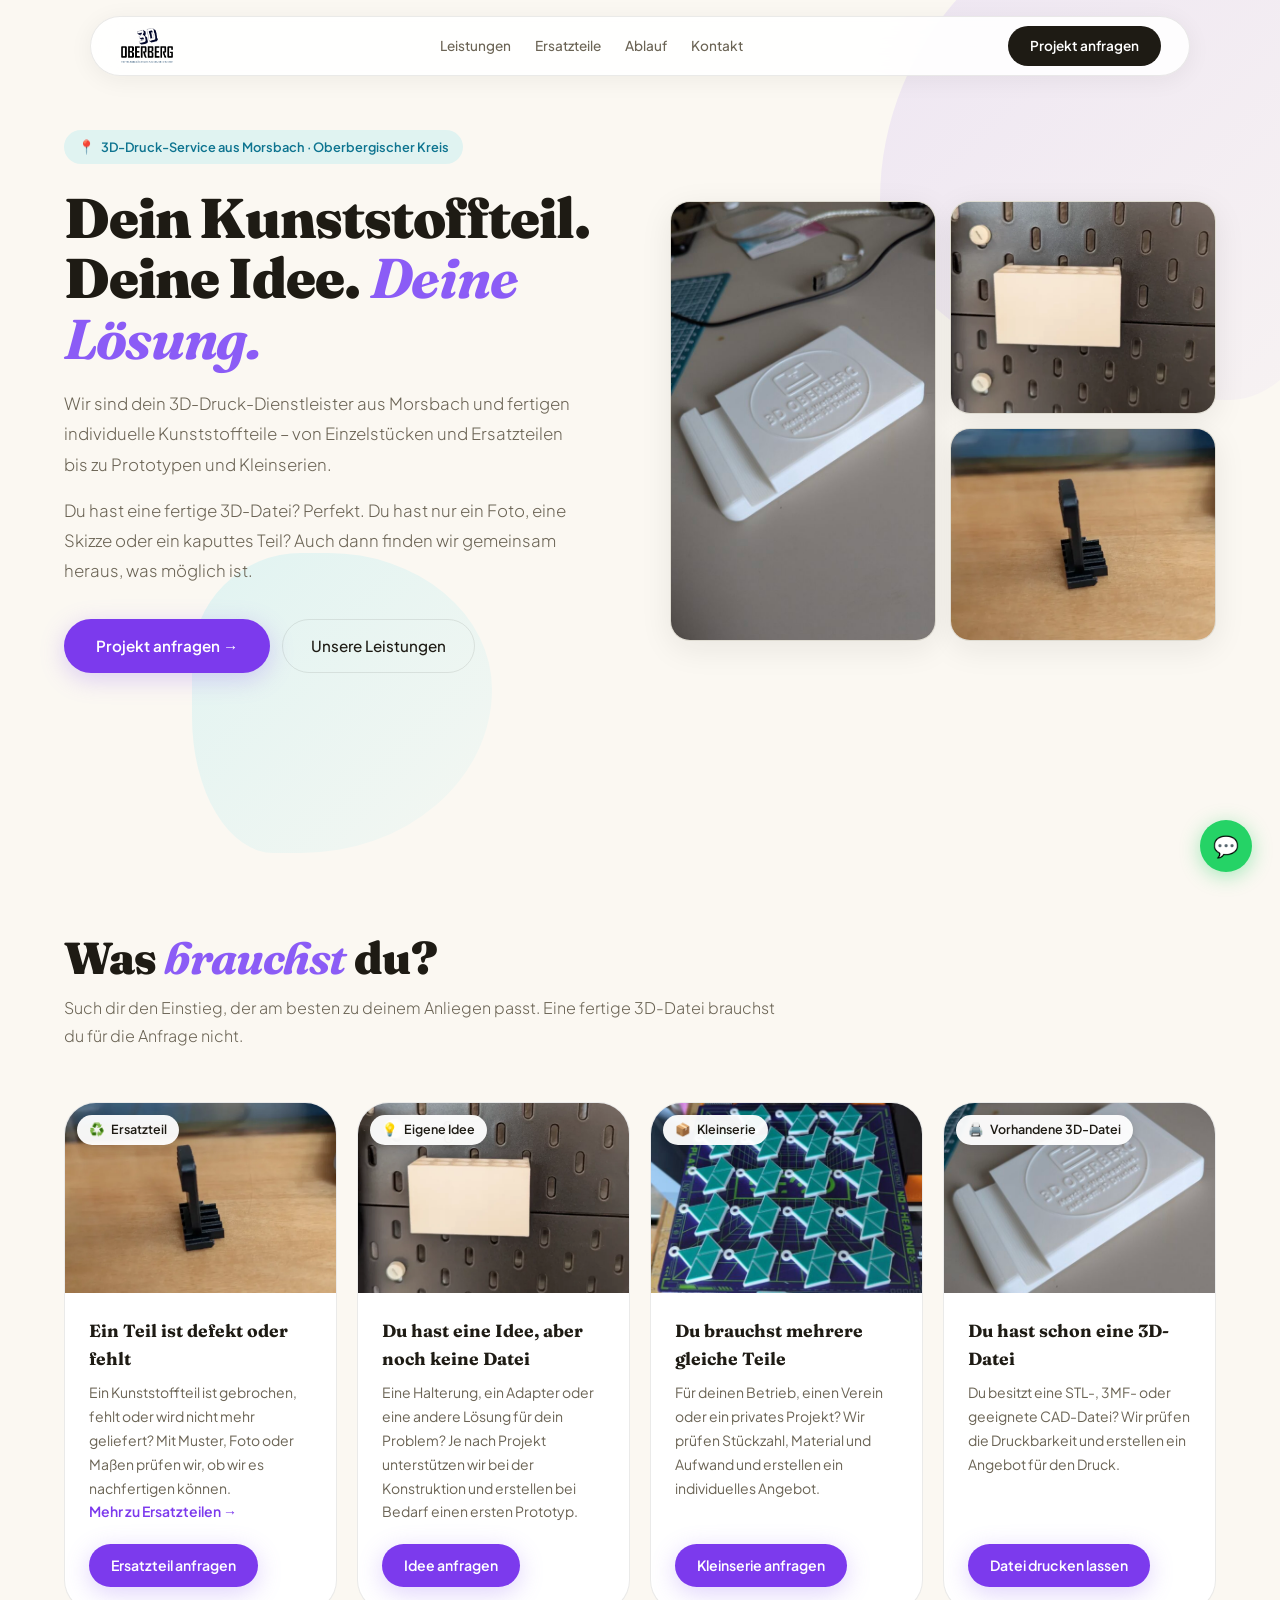
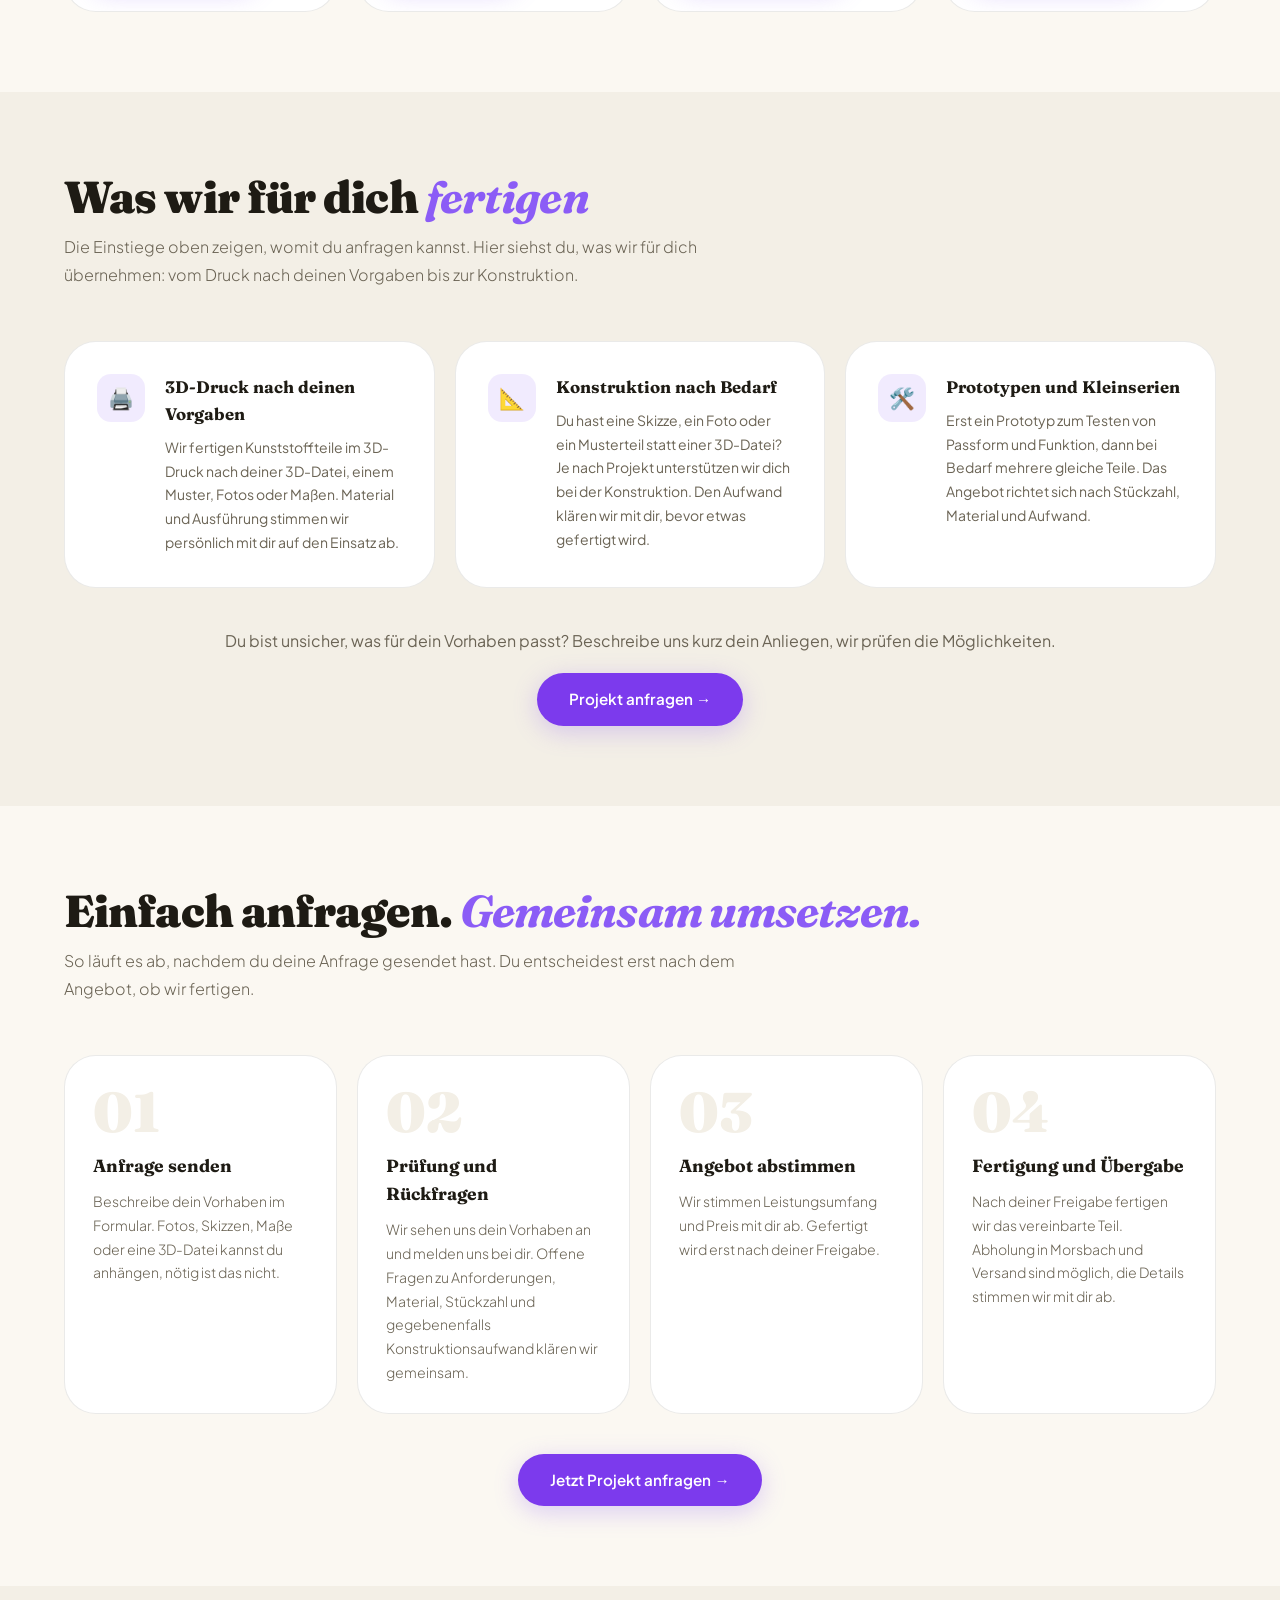
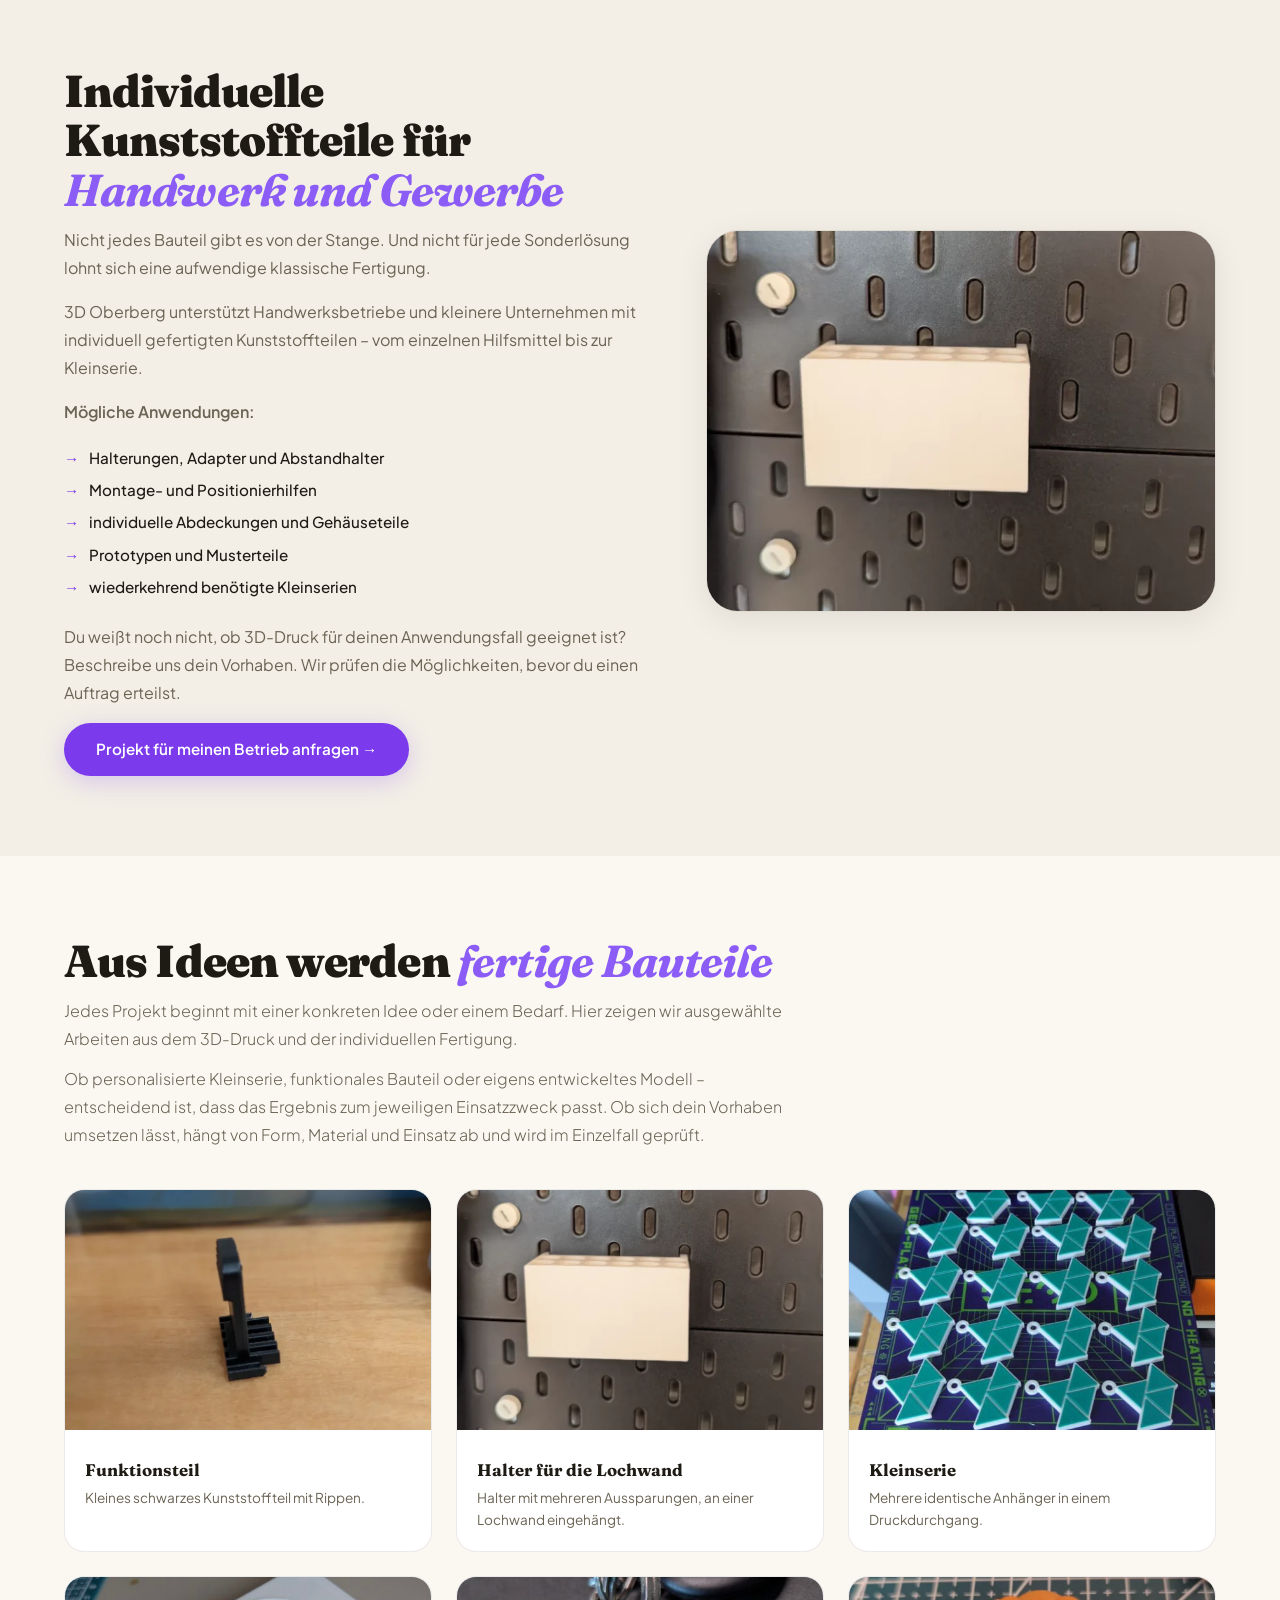
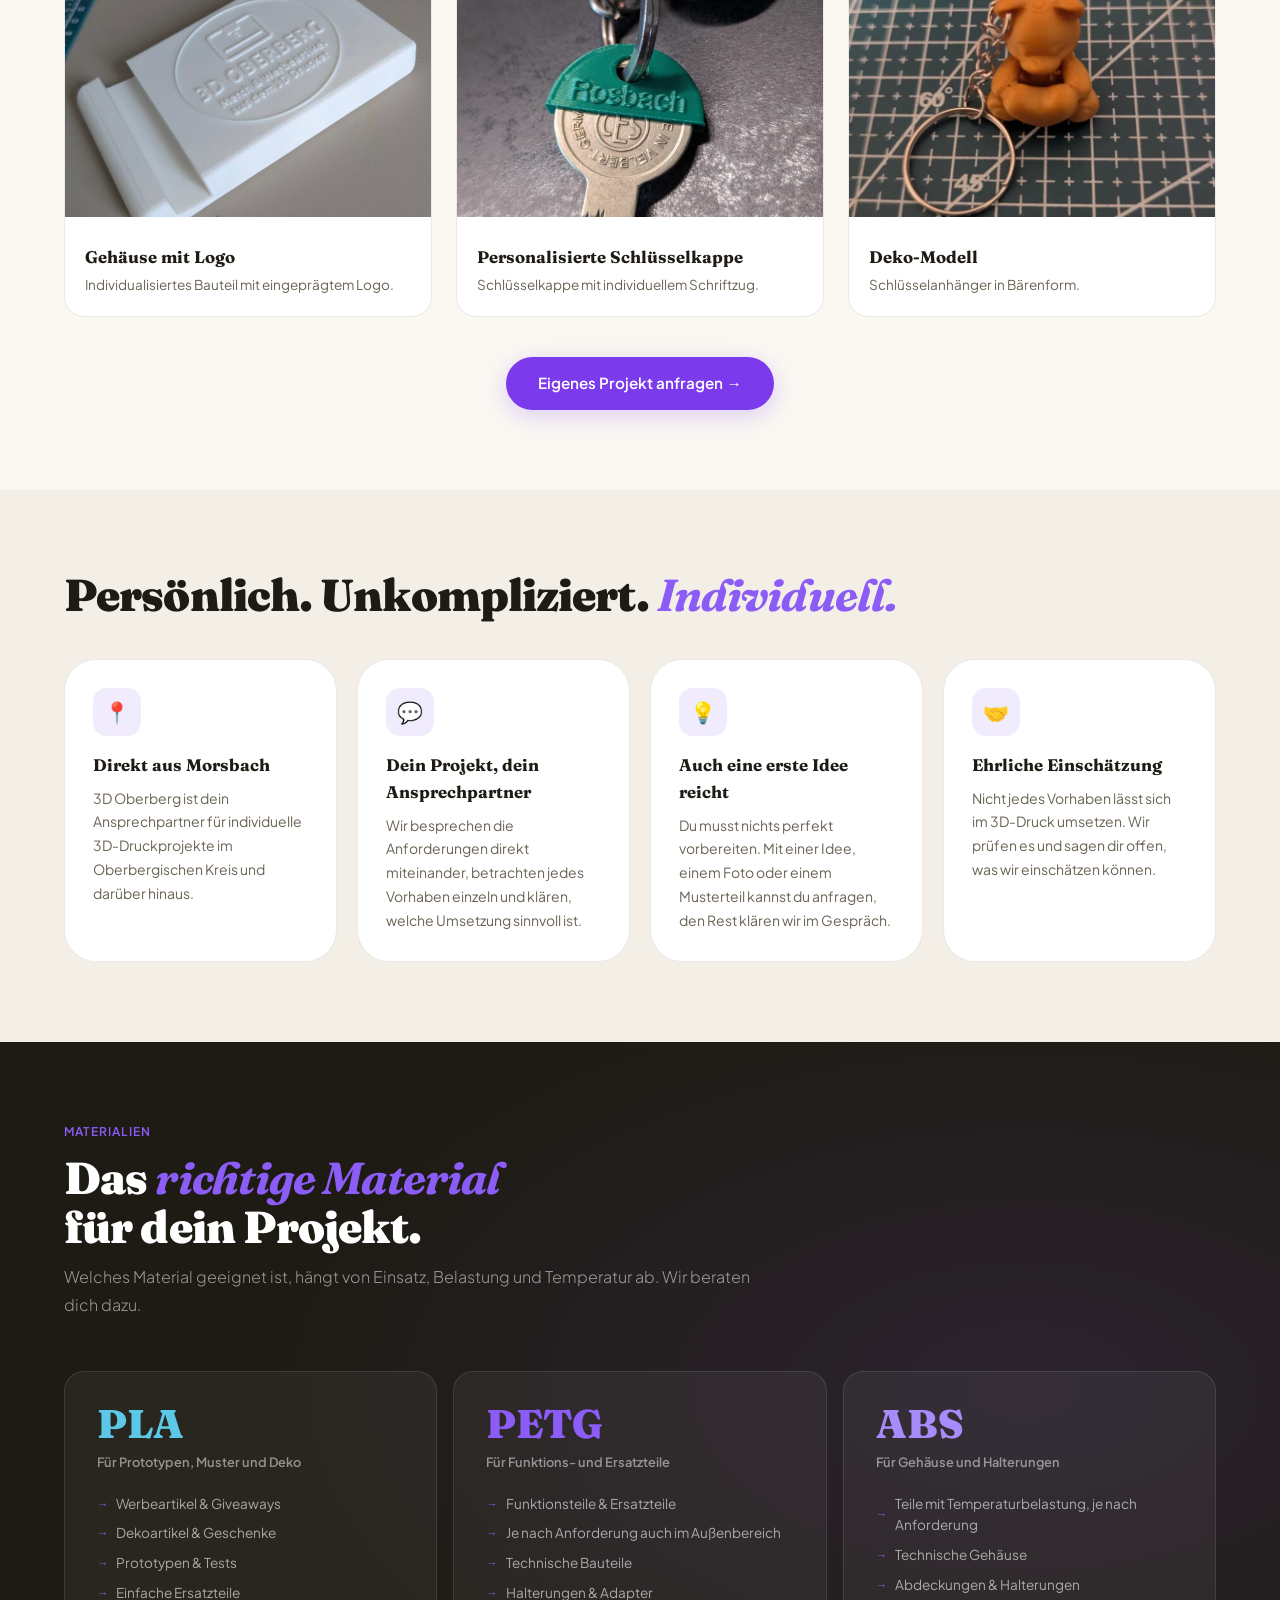
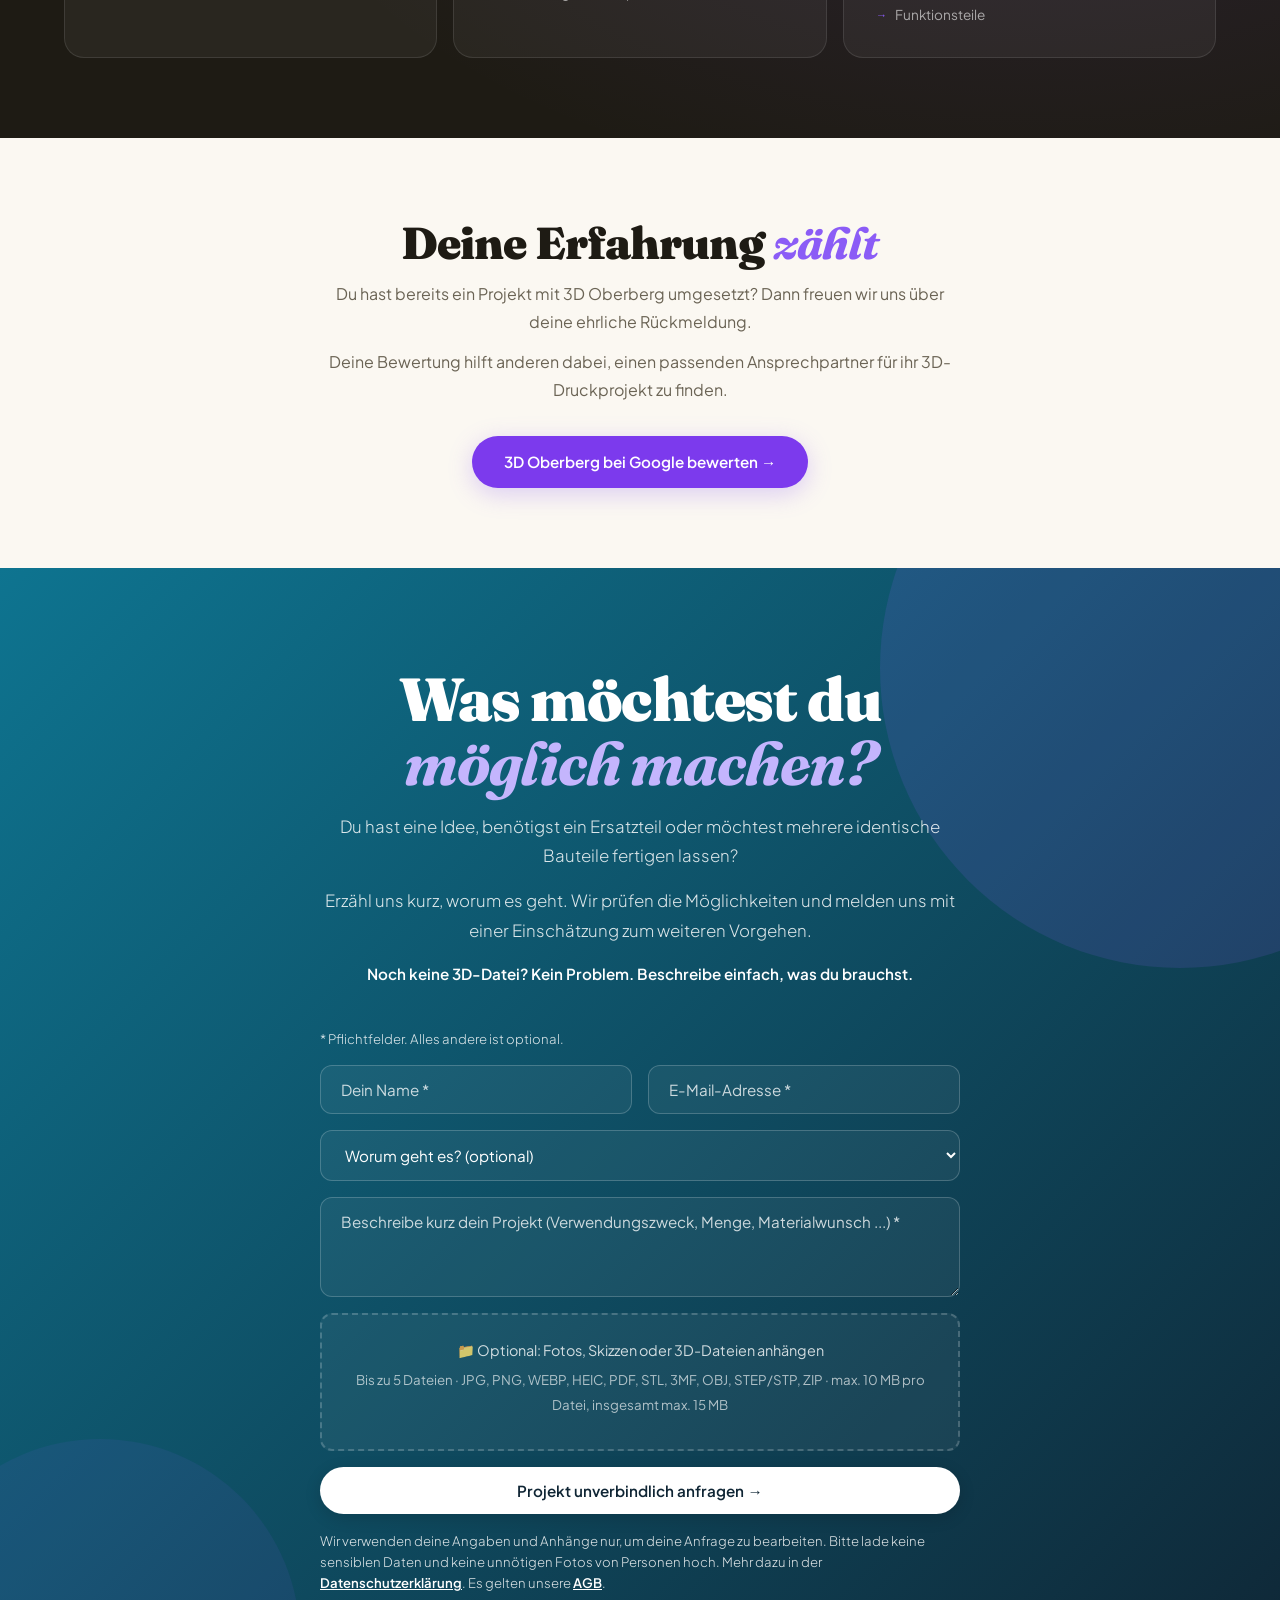
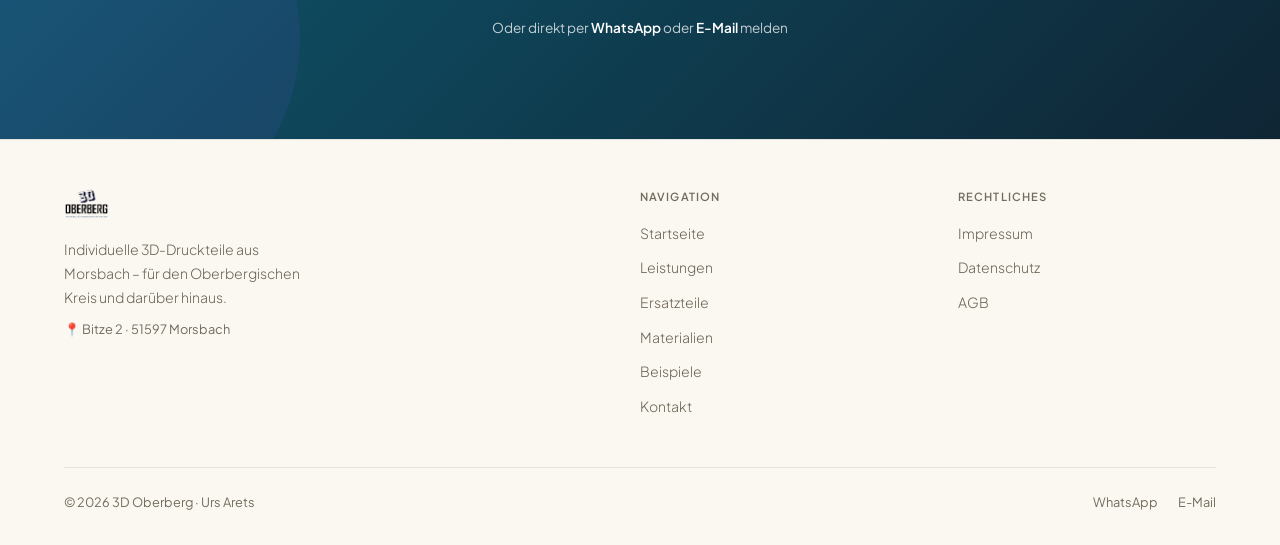
<file: index.html>
<!DOCTYPE html>
<html lang="de">
<head>
<meta charset="UTF-8">
<meta name="viewport" content="width=device-width, initial-scale=1.0">
<title>3D-Druck-Service in Oberberg & bundesweit | 3D Oberberg</title>
<meta name="description" content="3D-Druck nach Maß aus Morsbach: Ersatzteile, Prototypen, Einzelstücke und Kleinserien. Abholung im Oberbergischen oder Versand deutschlandweit. Jetzt anfragen.">
<link rel="canonical" href="https://3doberberg.de/">
<meta property="og:type" content="website">
<meta property="og:locale" content="de_DE">
<meta property="og:site_name" content="3D Oberberg">
<meta property="og:url" content="https://3doberberg.de/">
<meta property="og:title" content="3D-Druck-Service in Oberberg & bundesweit | 3D Oberberg">
<meta property="og:description" content="3D-Druck nach Maß aus Morsbach: Ersatzteile, Prototypen, Einzelstücke und Kleinserien. Abholung im Oberbergischen oder Versand deutschlandweit.">
<meta property="og:image" content="https://3doberberg.de/3D%20Oberberg_Logo_kl.png">
<script type="application/ld+json">
{
  "@context": "https://schema.org",
  "@type": "LocalBusiness",
  "@id": "https://3doberberg.de/#business",
  "name": "3D Oberberg",
  "description": "3D-Druck-Service aus Morsbach: Einzelteile, Ersatzteile, Prototypen und Kleinserien aus Kunststoff.",
  "url": "https://3doberberg.de/",
  "logo": "https://3doberberg.de/3D%20Oberberg_Logo_kl.png",
  "image": "https://3doberberg.de/3D%20Oberberg_Logo_kl.png",
  "telephone": "+49 171 7015924",
  "email": "info@3doberberg.de",
  "founder": { "@type": "Person", "name": "Urs Arets" },
  "address": {
    "@type": "PostalAddress",
    "streetAddress": "Bitze 2",
    "postalCode": "51597",
    "addressLocality": "Morsbach",
    "addressCountry": "DE"
  },
  "areaServed": [
    { "@type": "AdministrativeArea", "name": "Oberbergischer Kreis" },
    { "@type": "Country", "name": "Deutschland" }
  ]
}
</script>
<link rel="preload" href="fonts/plus-jakarta-sans.woff2" as="font" type="font/woff2" crossorigin>
<link rel="preload" href="fonts/fraunces-roman.woff2" as="font" type="font/woff2" crossorigin>
<link rel="stylesheet" href="fonts/fonts.css">
<link rel="icon" type="image/png" href="3D%20Oberberg_Logo_kl.png">
<noscript><style>.sw-card{opacity:1;transform:none}</style></noscript>
<style>
*,*::before,*::after{box-sizing:border-box;margin:0;padding:0}
:root{
  --bg:#FBF8F2;
  --bg2:#F3EFE6;
  --surface:#FFFFFF;
  --ink:#1E1B14;
  --ink2:#6B6455;
  --ink3:#736C5E;
  --orange:#8B5CF6;
  --orange-soft:rgba(139,92,246,0.12);
  --green:#22D3EE;
  --green-soft:rgba(34,211,238,0.12);
  --border:rgba(30,27,20,0.09);
  --r:20px;--rl:32px;
}
html{scroll-behavior:smooth}
body{font-family:'Plus Jakarta Sans',sans-serif;background:var(--bg);color:var(--ink);line-height:1.6;overflow-x:hidden}

/* NAV */
nav{
  position:fixed;top:16px;left:50%;transform:translateX(-50%);
  z-index:200;width:calc(100% - 40px);max-width:1100px;
  padding:0 28px;height:60px;
  display:flex;align-items:center;justify-content:space-between;
  background:rgba(255,255,255,0.88);
  backdrop-filter:blur(20px);
  border-radius:100px;
  border:1px solid var(--border);
  box-shadow:0 4px 24px rgba(30,27,20,0.06);
}
.nav-logo{
  font-family:'Fraunces',sans-serif;font-weight:900;font-size:1.1rem;
  color:var(--ink);text-decoration:none;
  display:flex;align-items:center;gap:10px;
}
.logo-blob{
  width:32px;height:32px;border-radius:50% 50% 50% 30%/50% 50% 30% 50%;
  background:var(--orange);
  display:flex;align-items:center;justify-content:center;
  font-size:0.75rem;color:#fff;font-weight:700;font-family:'Plus Jakarta Sans',sans-serif;
  animation:blobMorph 4s ease-in-out infinite;
}
@keyframes blobMorph{
  0%,100%{border-radius:50% 50% 50% 30%/50% 50% 30% 50%}
  33%{border-radius:60% 40% 30% 70%/60% 30% 70% 40%}
  66%{border-radius:30% 60% 70% 40%/50% 60% 30% 60%}
}
.nav-links{display:flex;gap:24px}
.nav-links a{font-size:0.85rem;color:var(--ink2);text-decoration:none;font-weight:500;transition:color .2s}
.nav-links a:hover{color:var(--ink)}
.nav-btn{
  padding:9px 22px;
  background:var(--ink);color:#fff;
  border-radius:100px;font-size:0.85rem;font-weight:600;
  text-decoration:none;transition:background .2s,transform .2s;
}
.nav-btn:hover{background:var(--orange);transform:translateY(-1px)}

/* HERO */
.hero{
  padding:130px 5% 80px;
  position:relative;overflow:hidden;
}
.hero-blob1{
  position:absolute;width:500px;height:500px;
  border-radius:60% 40% 30% 70%/60% 30% 70% 40%;
  background:linear-gradient(135deg,rgba(139,92,246,0.12),rgba(139,92,246,0.03));
  top:-100px;right:-100px;
  animation:slowMorph 8s ease-in-out infinite;
  pointer-events:none;
}
.hero-blob2{
  position:absolute;width:300px;height:300px;
  border-radius:40% 60% 70% 30%/40% 50% 60% 50%;
  background:linear-gradient(135deg,rgba(34,211,238,0.12),rgba(34,211,238,0.03));
  bottom:0;left:15%;
  animation:slowMorph 10s 2s ease-in-out infinite;
  pointer-events:none;
}
@keyframes slowMorph{
  0%,100%{border-radius:60% 40% 30% 70%/60% 30% 70% 40%;transform:rotate(0deg)}
  50%{border-radius:30% 60% 70% 40%/50% 60% 30% 60%;transform:rotate(5deg)}
}

.hero-inner{max-width:1200px;margin:0 auto;position:relative}
.hero-top{
  display:grid;grid-template-columns:1fr 1fr;
  gap:60px;align-items:center;margin-bottom:60px;
}
.hero-badge{
  display:inline-flex;align-items:center;gap:6px;
  font-size:0.8rem;font-weight:600;color:var(--green);
  background:var(--green-soft);
  padding:6px 14px;border-radius:100px;
  margin-bottom:24px;
}
.hero-badge::before{content:'📍';font-size:0.85rem}
h1.warm{
  font-family:'Fraunces',sans-serif;font-weight:900;
  font-size:clamp(2.4rem,4.4vw,3.5rem);
  line-height:1.08;letter-spacing:-0.02em;
  margin-bottom:20px;
}
h1.warm em{font-style:italic;color:var(--orange)}
.hero-p{font-size:1.05rem;color:var(--ink2);max-width:440px;margin-bottom:36px;line-height:1.8;font-weight:300}
.hero-actions-warm{display:flex;gap:12px;flex-wrap:wrap;margin-bottom:40px}
.btn-warm-main{
  padding:14px 32px;
  background:var(--orange);color:#fff;
  border-radius:100px;font-weight:600;font-size:0.95rem;
  text-decoration:none;display:inline-flex;align-items:center;gap:8px;
  box-shadow:0 6px 24px rgba(139,92,246,0.28);
  transition:transform .25s,box-shadow .25s;
}
.btn-warm-main:hover{transform:translateY(-2px);box-shadow:0 10px 32px rgba(139,92,246,0.38)}
.btn-warm-ghost{
  padding:14px 28px;
  border:1.5px solid var(--border);color:var(--ink);
  border-radius:100px;font-weight:500;font-size:0.95rem;
  text-decoration:none;display:inline-flex;align-items:center;gap:8px;
  transition:border-color .2s,background .2s;
}
.btn-warm-ghost:hover{border-color:var(--orange);background:var(--orange-soft)}


/* SOCIAL PROOF */
.social-strip{
  background:var(--bg2);
  border-top:1px solid var(--border);border-bottom:1px solid var(--border);
  padding:32px 5%;
  display:flex;justify-content:center;gap:60px;flex-wrap:wrap;
}
.ss-item{display:flex;align-items:center;gap:12px}
.ss-icon{
  width:40px;height:40px;border-radius:12px;
  display:flex;align-items:center;justify-content:center;
  font-size:1.2rem;background:var(--surface);
  border:1px solid var(--border);
}
.ss-text span{display:block;font-size:0.7rem;color:var(--ink3);letter-spacing:0.04em;text-transform:uppercase}
.ss-text strong{font-size:0.9rem;font-weight:600;color:var(--ink)}

/* SERVICES WARM */
.services-w{padding:80px 5%}
.services-w-inner{max-width:1200px;margin:0 auto}
.sec-eyebrow{font-size:0.75rem;font-weight:600;letter-spacing:0.1em;text-transform:uppercase;color:var(--orange);margin-bottom:12px}
h2.warm-h2{
  font-family:'Fraunces',sans-serif;font-weight:900;
  font-size:clamp(2rem,3.5vw,3rem);
  line-height:1.1;letter-spacing:-0.02em;margin-bottom:12px;
}
h2.warm-h2 em{font-style:italic;color:var(--orange)}
.sec-sub-w{font-size:1rem;color:var(--ink2);margin-bottom:52px;line-height:1.75;font-weight:300}
.services-w-grid{
  display:grid;grid-template-columns:repeat(2,1fr);gap:20px;
}
.sw-card{
  background:var(--surface);
  border:1px solid var(--border);
  border-radius:var(--rl);
  padding:36px;
  display:flex;gap:20px;
  transition:transform .3s,box-shadow .3s;
  opacity:0;transform:translateY(16px);
}
.sw-card.visible{opacity:1;transform:translateY(0);transition:opacity .5s ease,transform .5s ease,box-shadow .3s}
.sw-card:hover{transform:translateY(-4px) !important;box-shadow:0 12px 40px rgba(30,27,20,0.08)}
.sw-icon-w{
  width:48px;height:48px;flex-shrink:0;border-radius:14px;
  background:var(--orange-soft);
  display:flex;align-items:center;justify-content:center;font-size:1.3rem;
}
.sw-card h3{font-family:'Fraunces',sans-serif;font-size:1.05rem;font-weight:700;margin-bottom:8px}
.sw-card p{font-size:0.875rem;color:var(--ink2);line-height:1.7;font-weight:300}
.sw-tag{
  display:inline-block;margin-top:12px;padding:4px 12px;
  background:var(--orange-soft);color:var(--orange);
  border-radius:100px;font-size:0.75rem;font-weight:600;
}

/* MATERIALS WARM */
.mat-w{
  padding:80px 5%;background:var(--ink);scroll-margin-top:80px;
  position:relative;overflow:hidden;
}
.mat-w::before{
  content:'';position:absolute;inset:0;
  background:radial-gradient(ellipse 60% 60% at 80% 50%,rgba(139,92,246,0.12),transparent);
  pointer-events:none;
}
.mat-w-inner{max-width:1200px;margin:0 auto;position:relative}
.mat-w-inner .sec-eyebrow{color:var(--orange)}
.mat-w-inner h2.warm-h2{color:#fff}
.mat-w-inner .sec-sub-w{color:rgba(255,255,255,0.55)}
.mat-grid-w{display:grid;grid-template-columns:repeat(3,1fr);gap:16px}
.mw-card{
  background:rgba(255,255,255,0.05);
  border:1px solid rgba(255,255,255,0.1);
  border-radius:var(--r);padding:32px;
  transition:background .3s,border-color .3s;
}
.mw-card:hover{background:rgba(255,255,255,0.08);border-color:rgba(255,255,255,0.2)}
.mw-name{
  font-family:'Fraunces',sans-serif;
  font-size:2.5rem;font-weight:900;color:#fff;
  line-height:1;margin-bottom:8px;
}
.mw-pla .mw-name{color:#5BC8E8}
.mw-petg .mw-name{color:var(--orange)}
.mw-abs .mw-name{color:#A78BFA}
.mw-tagline{font-size:0.8rem;font-weight:600;margin-bottom:20px;color:rgba(255,255,255,0.5)}
.mw-features{list-style:none;display:flex;flex-direction:column;gap:8px}
.mw-features li{font-size:0.85rem;color:rgba(255,255,255,0.6);display:flex;align-items:center;gap:8px}
.mw-features li::before{content:'→';color:var(--orange);font-size:0.7rem;flex-shrink:0}

/* PORTFOLIO GALLERY */
.portfolio-w{padding:80px 5%;background:var(--bg2)}
.portfolio-grid{
  display:grid;grid-template-columns:repeat(auto-fill, minmax(280px, 1fr));
  gap:24px;margin-top:40px;
}
.portfolio-item{
  background:var(--surface);border-radius:var(--r);overflow:hidden;
  border:1px solid var(--border);transition:transform .3s;
}
.portfolio-item:hover{transform:translateY(-8px)}
.portfolio-img{width:100%;height:240px;object-fit:cover;background:var(--bg)}
.portfolio-info{padding:20px}
.portfolio-info h4{font-family:'Fraunces',sans-serif;margin-bottom:4px}
.portfolio-info p{font-size:0.85rem;color:var(--ink2)}

/* PROCESS WARM */
.process-w{padding:80px 5%}
.process-w-inner{max-width:1200px;margin:0 auto}
.steps-w{display:grid;grid-template-columns:repeat(3,1fr);gap:32px;margin-top:52px}
.step-w{
  position:relative;padding:36px;
  background:var(--surface);border:1px solid var(--border);
  border-radius:var(--rl);
  transition:transform .3s,box-shadow .3s;
}
.step-w:hover{transform:translateY(-4px);box-shadow:0 12px 40px rgba(30,27,20,0.08)}
.step-w-num{
  font-family:'Fraunces',sans-serif;
  font-size:3.5rem;font-weight:900;color:var(--bg2);
  line-height:1;margin-bottom:12px;
}
.step-w-icon{
  width:52px;height:52px;border-radius:50%;
  background:var(--orange-soft);border:2px solid var(--orange);
  display:flex;align-items:center;justify-content:center;
  font-size:1.3rem;margin-bottom:16px;
}
.step-w h3{font-family:'Fraunces',sans-serif;font-size:1.1rem;font-weight:700;margin-bottom:10px}
.step-w p{font-size:0.875rem;color:var(--ink2);line-height:1.7;font-weight:300}
.step-w-note{font-size:0.78rem;font-weight:600;color:var(--orange);margin-top:10px}

/* CTA WARM */
.cta-w{
  padding:100px 5%;
  background:linear-gradient(135deg,var(--green) 0%,#0F2534 100%);
  position:relative;overflow:hidden;
  text-align:center;
}
.cta-w::before{
  content:'';position:absolute;
  width:600px;height:600px;border-radius:50%;
  background:rgba(139,92,246,0.14);
  top:-200px;right:-200px;pointer-events:none;
}
.cta-w::after{
  content:'';position:absolute;
  width:400px;height:400px;border-radius:50%;
  background:rgba(139,92,246,0.08);
  bottom:-100px;left:-100px;pointer-events:none;
}
.cta-w-inner{position:relative;max-width:640px;margin:0 auto}
.cta-w-inner h2{
  font-family:'Fraunces',sans-serif;font-weight:900;
  font-size:clamp(2.5rem,5vw,3.8rem);
  line-height:1.05;color:#fff;margin-bottom:16px;letter-spacing:-0.02em;
}
.cta-w-inner h2 em{font-style:italic;color:var(--orange)}
.cta-w-inner p{font-size:1.05rem;color:rgba(255,255,255,0.7);margin-bottom:40px;line-height:1.75;font-weight:300}
.cta-w-btns{display:flex;gap:12px;justify-content:center;flex-wrap:wrap}
.btn-cta-white{
  padding:14px 32px;background:#fff;color:var(--green);
  border-radius:100px;font-weight:600;font-size:0.95rem;
  text-decoration:none;display:inline-flex;align-items:center;gap:8px;
  transition:transform .2s,box-shadow .2s;
  box-shadow:0 4px 16px rgba(0,0,0,0.15);
}
.btn-cta-white:hover{transform:translateY(-2px);box-shadow:0 8px 28px rgba(0,0,0,0.2)}
.btn-cta-outline{
  padding:14px 28px;border:1.5px solid rgba(255,255,255,0.4);
  color:#fff;border-radius:100px;font-weight:500;font-size:0.95rem;
  text-decoration:none;display:inline-flex;align-items:center;gap:8px;
  transition:border-color .2s,background .2s;
}
.btn-cta-outline:hover{border-color:#fff;background:rgba(255,255,255,0.1)}

/* CTA FORM */
.cta-form{margin-top:40px;display:flex;flex-direction:column;gap:16px;text-align:left}
.form-row{display:grid;grid-template-columns:1fr 1fr;gap:16px}
.cta-form input,.cta-form textarea{
  width:100%;padding:14px 20px;border-radius:12px;
  border:1px solid rgba(255,255,255,0.2);
  background:rgba(255,255,255,0.05);color:#fff;
  font-family:inherit;font-size:0.95rem;transition:border-color .2s;
}
.cta-form input:focus,.cta-form textarea:focus{outline:none;border-color:var(--orange)}
.cta-form textarea{min-height:100px;resize:vertical}
.file-upload{
  background:rgba(255,255,255,0.05);border:2px dashed rgba(255,255,255,0.2);
  padding:24px;border-radius:12px;text-align:center;cursor:pointer;
  transition:border-color .2s, background .2s;display:block;
}
.file-upload:hover{border-color:var(--orange);background:rgba(255,255,255,0.08)}
.file-upload{position:relative}
.file-upload input{position:absolute;opacity:0;width:1px;height:1px;overflow:hidden}
.file-upload:focus-within{border-color:var(--orange);outline:2px solid #C4B5FD;outline-offset:3px}
.file-upload span{display:block;font-size:0.9rem;color:rgba(255,255,255,0.8);margin-bottom:4px}
#file-name{font-size:0.75rem;color:var(--orange);font-weight:600;margin-top:8px}
.cta-form .btn-cta-white{width:100%;justify-content:center;border:none;cursor:pointer;font-family:inherit}
.cta-alt{margin-top:24px;font-size:0.85rem;color:rgba(255,255,255,0.5)}
.cta-alt a{color:#fff;text-decoration:none;font-weight:600}
@media(max-width:600px){.form-row{grid-template-columns:1fr}}

/* FOOTER */
footer{padding:48px 5% 32px;border-top:1px solid var(--border)}
.footer-w{max-width:1200px;margin:0 auto}
.footer-grid-w{
  display:grid;grid-template-columns:2fr 1fr 1fr;
  gap:60px;margin-bottom:40px;
}
.fw-brand{font-family:'Fraunces',sans-serif;font-size:1.1rem;font-weight:900;margin-bottom:10px}
.fw-desc{font-size:0.875rem;color:var(--ink2);line-height:1.7;max-width:260px;font-weight:300}
.fw-addr{font-size:0.8rem;color:var(--ink3);margin-top:10px}
.fw-head{font-size:0.7rem;font-weight:700;letter-spacing:0.1em;text-transform:uppercase;color:var(--ink3);margin-bottom:14px}
.fw-links{list-style:none}
.fw-links li{margin-bottom:9px}
.fw-links a{font-size:0.875rem;color:var(--ink2);text-decoration:none;font-weight:300;transition:color .2s}
.fw-links a:hover{color:var(--orange)}
.footer-bottom-w{
  border-top:1px solid var(--border);padding-top:24px;
  display:flex;justify-content:space-between;align-items:center;flex-wrap:wrap;gap:12px;
  font-size:0.8rem;color:var(--ink3);
}
.footer-bottom-w a{color:var(--ink3);text-decoration:none;transition:color .2s}
.footer-bottom-w a:hover{color:var(--ink2)}

/* WA */
.wa{
  position:fixed;bottom:28px;right:28px;z-index:300;
  width:52px;height:52px;border-radius:50%;background:#25D366;
  display:flex;align-items:center;justify-content:center;font-size:1.3rem;
  box-shadow:0 4px 20px rgba(37,211,102,0.4);text-decoration:none;
  transition:transform .2s;
}
.wa:hover{transform:scale(1.1)}

/* ANIMATIONS */
@keyframes fadeSlideUp{from{opacity:0;transform:translateY(24px)}to{opacity:1;transform:translateY(0)}}
.hero-badge{animation:fadeSlideUp .5s .05s ease both}
h1.warm{animation:fadeSlideUp .6s .15s ease both}
.hero-p{animation:fadeSlideUp .6s .3s ease both}
.hero-actions-warm{animation:fadeSlideUp .6s .45s ease both}


/* ===== CONVERSION-STARTSEITE ===== */
:root{--purple-d:#7C3AED;--teal-d:#0E7490}
.sec-eyebrow{color:var(--purple-d)}
.hero-badge{color:var(--teal-d)}
.btn-warm-main{background:var(--purple-d)}
.btn-cta-white{color:#0F2534}
.nav-btn{white-space:nowrap}
a:focus-visible,button:focus-visible,select:focus-visible,input:focus-visible,textarea:focus-visible{outline:2px solid var(--purple-d);outline-offset:3px}
section[id]{scroll-margin-top:90px}
.sec-inner{max-width:1200px;margin:0 auto}
.sec-sub-w{max-width:720px}
.sec-alt{background:var(--bg2)}
.btn-row{margin-top:40px;display:flex;justify-content:center}
.btn-sm{padding:10px 22px;font-size:0.88rem}

/* Hero */
.hero-p{max-width:520px;margin-bottom:16px;animation:fadeSlideUp .6s .3s ease both}
.hero-p + .hero-p{margin-bottom:32px;animation-delay:.38s}
.hero-media{
  display:grid;grid-template-columns:1fr 1fr;grid-template-rows:1fr 1fr;gap:14px;
  height:440px;animation:fadeSlideUp .8s .4s ease both;
}
.hero-media figure{border-radius:var(--r);overflow:hidden;border:1px solid var(--border);box-shadow:0 8px 32px rgba(30,27,20,0.08);background:var(--bg2)}
.hero-media figure:first-child{grid-row:1 / 3}
.hero-media img{width:100%;height:100%;object-fit:cover;display:block}

/* Anwendungsfälle */
.usecase-w{padding:80px 5%}
.usecase-grid{display:grid;grid-template-columns:repeat(4,1fr);gap:20px}
.uc-card{
  background:var(--surface);border:1px solid var(--border);border-radius:var(--rl);
  overflow:hidden;display:flex;flex-direction:column;
}
.uc-card img{width:100%;height:190px;object-fit:cover;display:block;background:var(--bg2)}
.uc-body{padding:24px;display:flex;flex-direction:column;flex:1}
.uc-card h3{font-family:'Fraunces',sans-serif;font-size:1.1rem;font-weight:700;margin-bottom:8px}
.uc-card p{font-size:0.875rem;color:var(--ink2);line-height:1.7;margin-bottom:20px}
.uc-media{position:relative}
.uc-tag{
  position:absolute;top:12px;left:12px;
  display:inline-flex;align-items:center;gap:6px;
  background:rgba(255,255,255,0.95);color:var(--ink);
  font-size:0.78rem;font-weight:600;
  padding:5px 12px;border-radius:100px;
  box-shadow:0 2px 10px rgba(30,27,20,0.12);
}
.uc-card .btn-warm-main{margin-top:auto;align-self:flex-start}
.uc-more{font-weight:600;color:var(--purple-d);text-decoration:none;white-space:nowrap}
.uc-more:hover{text-decoration:underline}

/* Leistungen: 5 Karten, 3 + 2 */
.services-w-grid{grid-template-columns:repeat(6,1fr)}
.services-w-grid .sw-card{grid-column:span 2;padding:32px}
.services-w-grid .sw-card:nth-child(n+4){grid-column:span 3}
.sw-card p{font-weight:400}
.services-cta{margin-top:40px;text-align:center}
.services-cta p{font-size:1rem;color:var(--ink2);margin-bottom:20px}

/* Ablauf */
.steps-w{grid-template-columns:repeat(4,1fr);gap:20px}
.step-w{padding:28px}
.process-cta{margin-top:40px;display:flex;justify-content:center}

/* Geschäftskunden */
.biz-w{padding:80px 5%}
.biz-grid{display:grid;grid-template-columns:1.15fr 1fr;gap:56px;align-items:center}
.biz-grid p{font-size:1rem;color:var(--ink2);line-height:1.75;margin-bottom:16px}
.biz-list{list-style:none;margin:20px 0 24px;display:flex;flex-direction:column;gap:8px}
.biz-list li{display:flex;gap:10px;font-size:0.95rem;font-weight:500}
.biz-list li::before{content:'→';color:var(--purple-d)}
.biz-media{border-radius:var(--rl);overflow:hidden;border:1px solid var(--border);box-shadow:0 8px 32px rgba(30,27,20,0.08)}
.biz-media img{width:100%;display:block}

/* Referenzen */
.portfolio-w{background:var(--bg)}
.portfolio-info h3{font-family:'Fraunces',sans-serif;font-size:1.05rem;margin-bottom:4px}
.portfolio-grid{grid-template-columns:repeat(3,1fr)}

/* Vertrauen */
.trust-w{padding:80px 5%}
.trust-grid{display:grid;grid-template-columns:repeat(4,1fr);gap:20px}
.trust-card{background:var(--surface);border:1px solid var(--border);border-radius:var(--rl);padding:28px}
.trust-card .sw-icon-w{margin-bottom:16px}
.trust-card h3{font-family:'Fraunces',sans-serif;font-size:1.05rem;font-weight:700;margin-bottom:8px}
.trust-card p{font-size:0.875rem;color:var(--ink2);line-height:1.7}

.review-w{padding:80px 5%;text-align:center}
.review-inner{max-width:640px;margin:0 auto}
.review-inner p{font-size:1rem;color:var(--ink2);line-height:1.75;margin-bottom:12px}
.review-inner .btn-warm-main{margin-top:20px}

/* Abschluss / Formular */
.cta-w{background:linear-gradient(135deg,#0E7490 0%,#0F2534 100%)}
.cta-w-inner p{color:rgba(255,255,255,0.85)}
.cta-w-inner h2 + p{margin-bottom:16px}
.cta-w-inner p.cta-note{font-size:0.95rem;font-weight:600;color:#fff;margin:-24px 0 0}
.cta-w-inner h2 em{color:#C4B5FD}
.cta-form select{
  width:100%;padding:14px 20px;border-radius:12px;
  border:1px solid rgba(255,255,255,0.2);background:rgba(255,255,255,0.05);
  color:#fff;font-family:inherit;font-size:0.95rem;
}
.cta-form select option{color:var(--ink);background:#fff}
.cta-form input::placeholder,.cta-form textarea::placeholder{color:rgba(255,255,255,0.78)}
.file-upload small{color:rgba(255,255,255,0.65) !important}
#file-name{color:#C4B5FD}
#file-name.is-error{color:#FCA5A5}
.cta-w-inner p.form-req{margin:0 0 -4px}
.cta-alt{color:rgba(255,255,255,0.75)}
.cta-w-inner p.form-note{font-size:0.82rem;line-height:1.6;color:rgba(255,255,255,0.85);margin:0;text-align:left}
.form-note a{color:#fff;font-weight:600;text-decoration:underline}
.mat-w .sec-sub-w{max-width:720px}

@media(max-width:1100px){
  .usecase-grid,.trust-grid{grid-template-columns:repeat(2,1fr)}
  .steps-w{grid-template-columns:repeat(2,1fr)}
  .services-w-grid{grid-template-columns:repeat(2,1fr)}
  .services-w-grid .sw-card,.services-w-grid .sw-card:nth-child(n+4){grid-column:auto}
  .services-w-grid .sw-card:last-child{grid-column:1 / -1}
}
@media(max-width:900px){
  .hero{padding:100px 5% 56px}
  .hero-top{grid-template-columns:minmax(0,1fr);gap:32px;margin-bottom:0}
  .hero-media{height:320px}
  .mat-grid-w,.footer-grid-w,.biz-grid{grid-template-columns:1fr}
  .biz-grid{gap:32px}
  .portfolio-grid{grid-template-columns:repeat(2,1fr)}
  .nav-links{gap:12px}
  .nav-links a{font-size:0.75rem}
  nav{width:calc(100% - 32px)}
}
@media(max-width:640px){
  nav{padding:0 16px}
  .nav-links a:not(:nth-child(2)){display:none}
  .nav-logo img{height:32px !important}
  .nav-btn{padding:8px 14px;font-size:0.78rem}
  .hero-badge{font-size:0.7rem;margin-bottom:16px}
  h1.warm{font-size:2.1rem;margin-bottom:14px}
  .hero-p{font-size:0.95rem;line-height:1.65;margin-bottom:12px}
  .hero-p + .hero-p{margin-bottom:22px}
  .hero-actions-warm{margin-bottom:28px}
  .hero-media{height:260px;gap:10px}
  .usecase-grid,.trust-grid,.steps-w,.services-w-grid,.portfolio-grid{grid-template-columns:1fr}
  .services-w-grid .sw-card:last-child{grid-column:auto}
  .usecase-w,.services-w,.biz-w,.trust-w,.portfolio-w,.process-w,.mat-w,.review-w{padding-top:56px;padding-bottom:56px}
  .sw-card{padding:24px !important}
  .cta-w{padding:64px 5%}
  .wa{bottom:16px;right:16px}
}
@media(prefers-reduced-motion:reduce){
  *,*::before,*::after{animation:none !important;transition:none !important}
  .sw-card{opacity:1;transform:none}
  html{scroll-behavior:auto}
}
</style>
</head>
<body>

<nav aria-label="Hauptnavigation">
  <a href="#" class="nav-logo">
    <img src="3D%20Oberberg_Logo_kl.png" alt="3D Oberberg Logo" style="height:40px;width:auto">
  </a>
  <div class="nav-links">
    <a href="leistungen.html">Leistungen</a>
    <a href="ersatzteile.html">Ersatzteile</a>
    <a href="#process-w">Ablauf</a>
    <a href="#cta-w">Kontakt</a>
  </div>
  <a href="#cta-w" class="nav-btn">Projekt anfragen</a>
</nav>

<main>
<!-- A: HERO -->
<section class="hero">
  <div class="hero-blob1"></div>
  <div class="hero-blob2"></div>
  <div class="hero-inner">
    <div class="hero-top">
      <div>
        <div class="hero-badge">3D-Druck-Service aus Morsbach · Oberbergischer Kreis</div>
        <h1 class="warm">Dein Kunststoffteil. Deine Idee. <em>Deine Lösung.</em></h1>
        <p class="hero-p">Wir sind dein 3D-Druck-Dienstleister aus Morsbach und fertigen individuelle Kunststoffteile – von Einzelstücken und Ersatzteilen bis zu Prototypen und Kleinserien.</p>
        <p class="hero-p">Du hast eine fertige 3D-Datei? Perfekt. Du hast nur ein Foto, eine Skizze oder ein kaputtes Teil? Auch dann finden wir gemeinsam heraus, was möglich ist.</p>
        <div class="hero-actions-warm">
          <a href="#cta-w" class="btn-warm-main">Projekt anfragen →</a>
          <a href="#services-w" class="btn-warm-ghost">Unsere Leistungen</a>
        </div>
      </div>
      <div class="hero-media">
        <figure><img src="PXL_20251229_095257954.MP_-576x1024.jpg" alt="Weißes 3D-gedrucktes Gehäuse mit eingeprägtem 3D-Oberberg-Logo auf einem Schreibtisch"></figure>
        <figure><img src="prototyp-768x575.webp" alt="Weißer Halter mit mehreren Aussparungen, eingehängt an einer schwarzen Lochwand"></figure>
        <figure><img src="funktionsteil-768x575.webp" alt="Kleines schwarzes Kunststoff-Funktionsteil mit Rippen auf einer Holzfläche"></figure>
      </div>
    </div>
  </div>
</section>

<!-- B: EINSTIEGE -->
<section class="usecase-w" id="usecases">
  <div class="sec-inner">
    <h2 class="warm-h2">Was <em>brauchst</em> du?</h2>
    <p class="sec-sub-w">Such dir den Einstieg, der am besten zu deinem Anliegen passt. Eine fertige 3D-Datei brauchst du für die Anfrage nicht.</p>
    <div class="usecase-grid">
      <article class="uc-card">
        <div class="uc-media">
          <img src="funktionsteil-768x575.webp" alt="Kleines schwarzes Kunststoffteil mit Rippen auf einer Holzfläche" loading="lazy">
          <span class="uc-tag"><span aria-hidden="true">♻️</span> Ersatzteil</span>
        </div>
        <div class="uc-body">
          <h3>Ein Teil ist defekt oder fehlt</h3>
          <p>Ein Kunststoffteil ist gebrochen, fehlt oder wird nicht mehr geliefert? Mit Muster, Foto oder Maßen prüfen wir, ob wir es nachfertigen können. <a href="ersatzteile.html" class="uc-more">Mehr zu Ersatzteilen →</a></p>
          <a href="#cta-w" class="btn-warm-main btn-sm" data-projekt="ersatzteil">Ersatzteil anfragen</a>
        </div>
      </article>
      <article class="uc-card">
        <div class="uc-media">
          <img src="prototyp-768x575.webp" alt="Weißer Halter mit mehreren Aussparungen, eingehängt an einer schwarzen Lochwand" loading="lazy">
          <span class="uc-tag"><span aria-hidden="true">💡</span> Eigene Idee</span>
        </div>
        <div class="uc-body">
          <h3>Du hast eine Idee, aber noch keine Datei</h3>
          <p>Eine Halterung, ein Adapter oder eine andere Lösung für dein Problem? Je nach Projekt unterstützen wir bei der Konstruktion und erstellen bei Bedarf einen ersten Prototyp.</p>
          <a href="#cta-w" class="btn-warm-main btn-sm" data-projekt="konstruktion">Idee anfragen</a>
        </div>
      </article>
      <article class="uc-card">
        <div class="uc-media">
          <img src="giveaway-576x1024.jpg" alt="Mehrere identische türkisfarbene Anhänger auf dem Druckbett eines 3D-Druckers" loading="lazy">
          <span class="uc-tag"><span aria-hidden="true">📦</span> Kleinserie</span>
        </div>
        <div class="uc-body">
          <h3>Du brauchst mehrere gleiche Teile</h3>
          <p>Für deinen Betrieb, einen Verein oder ein privates Projekt? Wir prüfen Stückzahl, Material und Aufwand und erstellen ein individuelles Angebot.</p>
          <a href="#cta-w" class="btn-warm-main btn-sm" data-projekt="kleinserie">Kleinserie anfragen</a>
        </div>
      </article>
      <article class="uc-card">
        <div class="uc-media">
          <img src="PXL_20251229_095257954.MP_-576x1024.jpg" alt="Weißes 3D-gedrucktes Gehäuse mit eingeprägtem Logo" loading="lazy">
          <span class="uc-tag"><span aria-hidden="true">🖨️</span> Vorhandene 3D-Datei</span>
        </div>
        <div class="uc-body">
          <h3>Du hast schon eine 3D-Datei</h3>
          <p>Du besitzt eine STL-, 3MF- oder geeignete CAD-Datei? Wir prüfen die Druckbarkeit und erstellen ein Angebot für den Druck.</p>
          <a href="#cta-w" class="btn-warm-main btn-sm" data-projekt="datei">Datei drucken lassen</a>
        </div>
      </article>
    </div>
  </div>
</section>

<!-- C: LEISTUNGEN -->
<section class="services-w sec-alt" id="services-w">
  <div class="services-w-inner">
    <h2 class="warm-h2">Was wir für dich <em>fertigen</em></h2>
    <p class="sec-sub-w">Die Einstiege oben zeigen, womit du anfragen kannst. Hier siehst du, was wir für dich übernehmen: vom Druck nach deinen Vorgaben bis zur Konstruktion.</p>
    <div class="services-w-grid">
      <div class="sw-card">
        <div class="sw-icon-w" aria-hidden="true">🖨️</div>
        <div>
          <h3>3D-Druck nach deinen Vorgaben</h3>
          <p>Wir fertigen Kunststoffteile im 3D-Druck nach deiner 3D-Datei, einem Muster, Fotos oder Maßen. Material und Ausführung stimmen wir persönlich mit dir auf den Einsatz ab.</p>
        </div>
      </div>
      <div class="sw-card">
        <div class="sw-icon-w" aria-hidden="true">📐</div>
        <div>
          <h3>Konstruktion nach Bedarf</h3>
          <p>Du hast eine Skizze, ein Foto oder ein Musterteil statt einer 3D-Datei? Je nach Projekt unterstützen wir dich bei der Konstruktion. Den Aufwand klären wir mit dir, bevor etwas gefertigt wird.</p>
        </div>
      </div>
      <div class="sw-card">
        <div class="sw-icon-w" aria-hidden="true">🛠️</div>
        <div>
          <h3>Prototypen und Kleinserien</h3>
          <p>Erst ein Prototyp zum Testen von Passform und Funktion, dann bei Bedarf mehrere gleiche Teile. Das Angebot richtet sich nach Stückzahl, Material und Aufwand.</p>
        </div>
      </div>
    </div>
    <div class="services-cta">
      <p>Du bist unsicher, was für dein Vorhaben passt? Beschreibe uns kurz dein Anliegen, wir prüfen die Möglichkeiten.</p>
      <a href="#cta-w" class="btn-warm-main">Projekt anfragen →</a>
    </div>
  </div>
</section>

<!-- D: ABLAUF -->
<section class="process-w" id="process-w">
  <div class="process-w-inner">
    <h2 class="warm-h2">Einfach anfragen. <em>Gemeinsam umsetzen.</em></h2>
    <p class="sec-sub-w" style="margin-bottom:0">So läuft es ab, nachdem du deine Anfrage gesendet hast. Du entscheidest erst nach dem Angebot, ob wir fertigen.</p>
    <ol class="steps-w" style="list-style:none">
      <li class="step-w">
        <div class="step-w-num" aria-hidden="true">01</div>
        <h3>Anfrage senden</h3>
        <p>Beschreibe dein Vorhaben im Formular. Fotos, Skizzen, Maße oder eine 3D-Datei kannst du anhängen, nötig ist das nicht.</p>
      </li>
      <li class="step-w">
        <div class="step-w-num" aria-hidden="true">02</div>
        <h3>Prüfung und Rückfragen</h3>
        <p>Wir sehen uns dein Vorhaben an und melden uns bei dir. Offene Fragen zu Anforderungen, Material, Stückzahl und gegebenenfalls Konstruktionsaufwand klären wir gemeinsam.</p>
      </li>
      <li class="step-w">
        <div class="step-w-num" aria-hidden="true">03</div>
        <h3>Angebot abstimmen</h3>
        <p>Wir stimmen Leistungsumfang und Preis mit dir ab. Gefertigt wird erst nach deiner Freigabe.</p>
      </li>
      <li class="step-w">
        <div class="step-w-num" aria-hidden="true">04</div>
        <h3>Fertigung und Übergabe</h3>
        <p>Nach deiner Freigabe fertigen wir das vereinbarte Teil. Abholung in Morsbach und Versand sind möglich, die Details stimmen wir mit dir ab.</p>
      </li>
    </ol>
    <div class="process-cta"><a href="#cta-w" class="btn-warm-main">Jetzt Projekt anfragen →</a></div>
  </div>
</section>

<!-- E: GESCHÄFTSKUNDEN -->
<section class="biz-w sec-alt" id="geschaeftskunden">
  <div class="sec-inner biz-grid">
    <div>
      <h2 class="warm-h2">Individuelle Kunststoffteile für <em>Handwerk und Gewerbe</em></h2>
      <p>Nicht jedes Bauteil gibt es von der Stange. Und nicht für jede Sonderlösung lohnt sich eine aufwendige klassische Fertigung.</p>
      <p>3D Oberberg unterstützt Handwerksbetriebe und kleinere Unternehmen mit individuell gefertigten Kunststoffteilen – vom einzelnen Hilfsmittel bis zur Kleinserie.</p>
      <p style="margin-bottom:0"><strong>Mögliche Anwendungen:</strong></p>
      <ul class="biz-list">
        <li>Halterungen, Adapter und Abstandhalter</li>
        <li>Montage- und Positionierhilfen</li>
        <li>individuelle Abdeckungen und Gehäuseteile</li>
        <li>Prototypen und Musterteile</li>
        <li>wiederkehrend benötigte Kleinserien</li>
      </ul>
      <p>Du weißt noch nicht, ob 3D-Druck für deinen Anwendungsfall geeignet ist? Beschreibe uns dein Vorhaben. Wir prüfen die Möglichkeiten, bevor du einen Auftrag erteilst.</p>
      <a href="#cta-w" class="btn-warm-main">Projekt für meinen Betrieb anfragen →</a>
    </div>
    <div class="biz-media">
      <img src="prototyp-768x575.webp" alt="Weißer Halter mit mehreren Aussparungen an einer schwarzen Lochwand, wie sie in Werkstätten verwendet wird" loading="lazy">
    </div>
  </div>
</section>

<!-- F: REFERENZEN -->
<section class="portfolio-w" id="portfolio">
  <div class="services-w-inner">
    <h2 class="warm-h2">Aus Ideen werden <em>fertige Bauteile</em></h2>
    <p class="sec-sub-w" style="margin-bottom:0">Jedes Projekt beginnt mit einer konkreten Idee oder einem Bedarf. Hier zeigen wir ausgewählte Arbeiten aus dem 3D-Druck und der individuellen Fertigung.</p>
    <p class="sec-sub-w" style="margin:12px 0 0">Ob personalisierte Kleinserie, funktionales Bauteil oder eigens entwickeltes Modell – entscheidend ist, dass das Ergebnis zum jeweiligen Einsatzzweck passt. Ob sich dein Vorhaben umsetzen lässt, hängt von Form, Material und Einsatz ab und wird im Einzelfall geprüft.</p>
    <div class="portfolio-grid">
      <div class="portfolio-item">
        <img src="funktionsteil-768x575.webp" alt="Kleines schwarzes Kunststoff-Funktionsteil mit Rippen auf einer Holzfläche" class="portfolio-img" loading="lazy">
        <div class="portfolio-info">
          <h3>Funktionsteil</h3>
          <p>Kleines schwarzes Kunststoffteil mit Rippen.</p>
        </div>
      </div>
      <div class="portfolio-item">
        <img src="prototyp-768x575.webp" alt="Weißer Halter mit mehreren Aussparungen an einer Lochwand" class="portfolio-img" loading="lazy">
        <div class="portfolio-info">
          <h3>Halter für die Lochwand</h3>
          <p>Halter mit mehreren Aussparungen, an einer Lochwand eingehängt.</p>
        </div>
      </div>
      <div class="portfolio-item">
        <img src="giveaway-576x1024.jpg" alt="Mehrere identische türkisfarbene Anhänger auf dem Druckbett eines 3D-Druckers" class="portfolio-img" loading="lazy">
        <div class="portfolio-info">
          <h3>Kleinserie</h3>
          <p>Mehrere identische Anhänger in einem Druckdurchgang.</p>
        </div>
      </div>
      <div class="portfolio-item">
        <img src="PXL_20251229_095257954.MP_-576x1024.jpg" alt="Weißes 3D-gedrucktes Gehäuse mit eingeprägtem Logo" class="portfolio-img" loading="lazy">
        <div class="portfolio-info">
          <h3>Gehäuse mit Logo</h3>
          <p>Individualisiertes Bauteil mit eingeprägtem Logo.</p>
        </div>
      </div>
      <div class="portfolio-item">
        <img src="PXL_20251027_143704354.MP_-576x1024.jpg" alt="Grüne Schlüsselkappe mit Schriftzug an einem Schlüsselbund" class="portfolio-img" loading="lazy">
        <div class="portfolio-info">
          <h3>Personalisierte Schlüsselkappe</h3>
          <p>Schlüsselkappe mit individuellem Schriftzug.</p>
        </div>
      </div>
      <div class="portfolio-item">
        <img src="baer_schluesselanhaenger-768x575.webp" alt="3D-gedruckter Bär als Schlüsselanhänger" class="portfolio-img" loading="lazy">
        <div class="portfolio-info">
          <h3>Deko-Modell</h3>
          <p>Schlüsselanhänger in Bärenform.</p>
        </div>
      </div>
    </div>
    <div class="btn-row"><a href="#cta-w" class="btn-warm-main">Eigenes Projekt anfragen →</a></div>
  </div>
</section>

<!-- G: VERTRAUENSSIGNALE -->
<section class="trust-w sec-alt" id="vorteile">
  <div class="sec-inner">
    <h2 class="warm-h2">Persönlich. Unkompliziert. <em>Individuell.</em></h2>
    <div class="trust-grid" style="margin-top:40px">
      <div class="trust-card">
        <div class="sw-icon-w" aria-hidden="true">📍</div>
        <h3>Direkt aus Morsbach</h3>
        <p>3D Oberberg ist dein Ansprechpartner für individuelle 3D-Druckprojekte im Oberbergischen Kreis und darüber hinaus.</p>
      </div>
      <div class="trust-card">
        <div class="sw-icon-w" aria-hidden="true">💬</div>
        <h3>Dein Projekt, dein Ansprechpartner</h3>
        <p>Wir besprechen die Anforderungen direkt miteinander, betrachten jedes Vorhaben einzeln und klären, welche Umsetzung sinnvoll ist.</p>
      </div>
      <div class="trust-card">
        <div class="sw-icon-w" aria-hidden="true">💡</div>
        <h3>Auch eine erste Idee reicht</h3>
        <p>Du musst nichts perfekt vorbereiten. Mit einer Idee, einem Foto oder einem Musterteil kannst du anfragen, den Rest klären wir im Gespräch.</p>
      </div>
      <div class="trust-card">
        <div class="sw-icon-w" aria-hidden="true">🤝</div>
        <h3>Ehrliche Einschätzung</h3>
        <p>Nicht jedes Vorhaben lässt sich im 3D-Druck umsetzen. Wir prüfen es und sagen dir offen, was wir einschätzen können.</p>
      </div>
    </div>
  </div>
</section>

<!-- MATERIALS -->
<section class="mat-w" id="mat-w">
  <div class="mat-w-inner">
    <p class="sec-eyebrow">Materialien</p>
    <h2 class="warm-h2" style="color:#fff">Das <em>richtige Material</em><br>für dein Projekt.</h2>
    <p class="sec-sub-w">Welches Material geeignet ist, hängt von Einsatz, Belastung und Temperatur ab. Wir beraten dich dazu.</p>
    <div class="mat-grid-w">
      <div class="mw-card mw-pla">
        <div class="mw-name">PLA</div>
        <div class="mw-tagline">Für Prototypen, Muster und Deko</div>
        <ul class="mw-features">
          <li>Werbeartikel & Giveaways</li>
          <li>Dekoartikel & Geschenke</li>
          <li>Prototypen & Tests</li>
          <li>Einfache Ersatzteile</li>
        </ul>
      </div>
      <div class="mw-card mw-petg">
        <div class="mw-name">PETG</div>
        <div class="mw-tagline">Für Funktions- und Ersatzteile</div>
        <ul class="mw-features">
          <li>Funktionsteile & Ersatzteile</li>
          <li>Je nach Anforderung auch im Außenbereich</li>
          <li>Technische Bauteile</li>
          <li>Halterungen & Adapter</li>
        </ul>
      </div>
      <div class="mw-card mw-abs">
        <div class="mw-name">ABS</div>
        <div class="mw-tagline">Für Gehäuse und Halterungen</div>
        <ul class="mw-features">
          <li>Teile mit Temperaturbelastung, je nach Anforderung</li>
          <li>Technische Gehäuse</li>
          <li>Abdeckungen & Halterungen</li>
          <li>Funktionsteile</li>
        </ul>
      </div>
    </div>
  </div>
</section>

<!-- H: BEWERTUNGEN -->
<section class="review-w" id="bewertungen">
  <div class="review-inner">
    <h2 class="warm-h2">Deine Erfahrung <em>zählt</em></h2>
    <p>Du hast bereits ein Projekt mit 3D Oberberg umgesetzt? Dann freuen wir uns über deine ehrliche Rückmeldung.</p>
    <p>Deine Bewertung hilft anderen dabei, einen passenden Ansprechpartner für ihr 3D-Druckprojekt zu finden.</p>
    <a href="https://g.page/r/CV0-DLalzjX5EBM/review" class="btn-warm-main" target="_blank" rel="noopener">3D Oberberg bei Google bewerten →</a>
  </div>
</section>

<!-- I: ABSCHLUSS + ANFRAGEFORMULAR -->
<section class="cta-w" id="cta-w">
  <div class="cta-w-inner">
    <h2>Was möchtest du <em>möglich machen?</em></h2>
    <p>Du hast eine Idee, benötigst ein Ersatzteil oder möchtest mehrere identische Bauteile fertigen lassen?</p>
    <p>Erzähl uns kurz, worum es geht. Wir prüfen die Möglichkeiten und melden uns mit einer Einschätzung zum weiteren Vorgehen.</p>
    <p class="cta-note">Noch keine 3D-Datei? Kein Problem. Beschreibe einfach, was du brauchst.</p>

    <form action="contact.php" method="POST" enctype="multipart/form-data" class="cta-form">
      <!-- Honeypot Spamschutz: Für Menschen unsichtbar -->
      <input type="text" name="_hp_field" style="display:none !important" tabindex="-1" autocomplete="off" aria-hidden="true">

      <p class="form-note form-req">* Pflichtfelder. Alles andere ist optional.</p>

      <div class="form-row">
        <input type="text" name="name" placeholder="Dein Name *" aria-label="Dein Name (Pflichtfeld)" autocomplete="name" required>
        <input type="email" name="email" placeholder="E-Mail-Adresse *" aria-label="E-Mail-Adresse (Pflichtfeld)" autocomplete="email" required>
      </div>
      <select name="projekttyp" id="projekttyp" aria-label="Worum geht es?">
        <option value="">Worum geht es? (optional)</option>
        <option value="ersatzteil">Ersatzteil</option>
        <option value="bauteil">Individuelles Bauteil</option>
        <option value="kleinserie">Kleinserie / mehrere Stück</option>
        <option value="datei">Vorhandene 3D-Datei drucken</option>
        <option value="konstruktion">Konstruktion / Prototyp</option>
        <option value="sonstiges">Sonstiges</option>
      </select>
      <textarea name="message" maxlength="10000" placeholder="Beschreibe kurz dein Projekt (Verwendungszweck, Menge, Materialwunsch ...) *" aria-label="Projektbeschreibung (Pflichtfeld)" required></textarea>

      <label class="file-upload">
        <input type="file" id="file-input" name="files[]" multiple accept=".stl,.obj,.3mf,.step,.stp,.zip,.jpg,.jpeg,.png,.webp,.heic,.pdf">
        <span>📁 Optional: Fotos, Skizzen oder 3D-Dateien anhängen</span>
        <small>Bis zu 5 Dateien · JPG, PNG, WEBP, HEIC, PDF, STL, 3MF, OBJ, STEP/STP, ZIP · max. 10 MB pro Datei, insgesamt max. 15 MB</small>
        <div id="file-name" aria-live="polite"></div>
      </label>

      <button type="submit" class="btn-cta-white">Projekt unverbindlich anfragen →</button>
      <p class="form-note">Wir verwenden deine Angaben und Anhänge nur, um deine Anfrage zu bearbeiten. Bitte lade keine sensiblen Daten und keine unnötigen Fotos von Personen hoch. Mehr dazu in der <a href="datenschutz.html">Datenschutzerklärung</a>. Es gelten unsere <a href="agb.html">AGB</a>.</p>
    </form>

    <div class="cta-alt">
      Oder direkt per <a href="https://wa.me/491717015924">WhatsApp</a> oder <a href="mailto:info@3doberberg.de">E-Mail</a> melden
    </div>
  </div>
</section>
</main>

<!-- FOOTER -->
<footer>
  <div class="footer-w">
    <div class="footer-grid-w">
      <div>
        <div class="fw-brand">
          <img src="3D%20Oberberg_Logo_kl.png" alt="3D Oberberg Logo" style="height:32px;width:auto">
        </div>
        <p class="fw-desc">Individuelle 3D-Druckteile aus Morsbach – für den Oberbergischen Kreis und darüber hinaus.</p>
        <p class="fw-addr">📍 Bitze 2 · 51597 Morsbach</p>
      </div>
      <div>
        <div class="fw-head">Navigation</div>
        <ul class="fw-links">
          <li><a href="/">Startseite</a></li>
          <li><a href="leistungen.html">Leistungen</a></li>
          <li><a href="ersatzteile.html">Ersatzteile</a></li>
          <li><a href="#mat-w">Materialien</a></li>
          <li><a href="#portfolio">Beispiele</a></li>
          <li><a href="#cta-w">Kontakt</a></li>
        </ul>
      </div>
      <div>
        <div class="fw-head">Rechtliches</div>
        <ul class="fw-links">
          <li><a href="impressum.html">Impressum</a></li>
          <li><a href="datenschutz.html">Datenschutz</a></li>
          <li><a href="agb.html">AGB</a></li>
        </ul>
      </div>
    </div>
    <div class="footer-bottom-w">
      <span>© 2026 3D Oberberg · Urs Arets</span>
      <div style="display:flex;gap:20px">
        <a href="https://wa.me/491717015924">WhatsApp</a>
        <a href="mailto:info@3doberberg.de">E-Mail</a>
      </div>
    </div>
  </div>
</footer>

<a href="https://wa.me/491717015924" class="wa" aria-label="Per WhatsApp schreiben">💬</a>

<script>
// SCROLL REVEALS
function revealOnScroll(selector, delay=80){
  const els = document.querySelectorAll(selector);
  const ob = new IntersectionObserver(entries=>{
    entries.forEach((e,i)=>{
      if(e.isIntersecting){
        setTimeout(()=>e.target.classList.add('visible'), i*delay);
        ob.unobserve(e.target);
      }
    });
  },{threshold:.15});
  els.forEach(el=>ob.observe(el));
}
revealOnScroll('.sw-card');

// NAV PILL SHADOW ON SCROLL
const nav = document.querySelector('nav');
window.addEventListener('scroll', ()=>{
  nav.style.boxShadow = scrollY > 20
    ? '0 8px 32px rgba(30,27,20,0.1)'
    : '0 4px 24px rgba(30,27,20,0.06)';
});

// PROJEKTART VORAUSWÄHLEN (CTA-Karten mit data-projekt oder ?projekt=...)
const projektSelect = document.getElementById('projekttyp');
function selectProjekt(value){
  if(projektSelect && [...projektSelect.options].some(o => o.value === value)) projektSelect.value = value;
}
document.querySelectorAll('[data-projekt]').forEach(a => {
  a.addEventListener('click', () => selectProjekt(a.dataset.projekt));
});

// FILE UPLOAD FILENAME DISPLAY + GRÖSSENPRÜFUNG
const fileInput = document.getElementById('file-input');
const fileNameDisplay = document.getElementById('file-name');
const MAX_FILE_SIZE = 10 * 1024 * 1024;
const MAX_TOTAL_SIZE = 15 * 1024 * 1024;
const MAX_FILES = 5;
const ALLOWED_EXT = ['stl','obj','3mf','step','stp','zip','jpg','jpeg','png','webp','heic','pdf'];
if(fileInput) {
  fileInput.addEventListener('change', () => {
    const files = [...fileInput.files];
    const total = files.reduce((sum, f) => sum + f.size, 0);
    let error = '';
    const badType = files.find(f => !ALLOWED_EXT.includes(f.name.split('.').pop().toLowerCase()));
    if(files.length > MAX_FILES) error = 'Bitte wähle höchstens 5 Dateien aus.';
    else if(badType) error = 'Dieser Dateityp ist nicht erlaubt: ' + badType.name + '.';
    else if(files.some(f => f.size > MAX_FILE_SIZE)) error = 'Eine Datei ist größer als 10 MB.';
    else if(total > MAX_TOTAL_SIZE) error = 'Die Dateien sind zusammen größer als 15 MB.';
    fileNameDisplay.classList.toggle('is-error', !!error);
    if(error){
      fileNameDisplay.textContent = error + ' Bitte wähle andere Dateien aus.';
      fileInput.value = '';
      return;
    }
    fileNameDisplay.textContent = files.length ? 'Ausgewählt: ' + files.map(f => f.name).join(', ') : '';
  });
}

// DOPPELTES ABSENDEN VERHINDERN (Uploads können dauern)
const contactForm = document.querySelector('.cta-form');
const submitBtn = contactForm && contactForm.querySelector('button[type="submit"]');
if(contactForm && submitBtn){
  const submitLabel = submitBtn.textContent;
  contactForm.addEventListener('submit', () => {
    submitBtn.disabled = true;
    submitBtn.textContent = 'Wird gesendet …';
  });
  window.addEventListener('pageshow', e => {
    if(e.persisted){ submitBtn.disabled = false; submitBtn.textContent = submitLabel; }
  });
}

// URL PARAMETER: ?projekt=... und ?status=...
const urlParams = new URLSearchParams(window.location.search);
if (urlParams.has('projekt')) selectProjekt(urlParams.get('projekt'));
if (urlParams.has('status')) {
  const status = urlParams.get('status');
  const form = document.querySelector('.cta-form');
  const msg = document.createElement('p');
  msg.setAttribute('role', status === 'success' ? 'status' : 'alert');
  msg.style.cssText = 'margin-top:24px; font-weight:600; text-align:center;';
  const messages = {
    success: 'Vielen Dank! Deine Nachricht wurde gesendet. Wir melden uns bei dir.',
    size: 'Die Dateien sind zu groß (max. 10 MB pro Datei, 15 MB insgesamt). Bitte fülle das Formular noch einmal aus und wähle kleinere Dateien, oder schick sie uns per E-Mail oder WhatsApp.',
    file: 'Mit einer Datei stimmt etwas nicht. Erlaubt sind bis zu 5 Dateien (JPG, PNG, WEBP, HEIC, PDF, STL, 3MF, OBJ, STEP/STP, ZIP). Bitte fülle das Formular noch einmal aus und prüfe deine Auswahl.',
    error: 'Das Senden hat nicht geklappt. Bitte fülle das Formular noch einmal aus und prüfe Name, E-Mail und Beschreibung, oder schreib uns per WhatsApp oder E-Mail.'
  };
  msg.style.color = status === 'success' ? '#A5F3FC' : '#FCA5A5';
  msg.textContent = messages[status] || messages.error;
  form.insertAdjacentElement('beforebegin', msg);
}
</script>
</body>
</html>
</file>
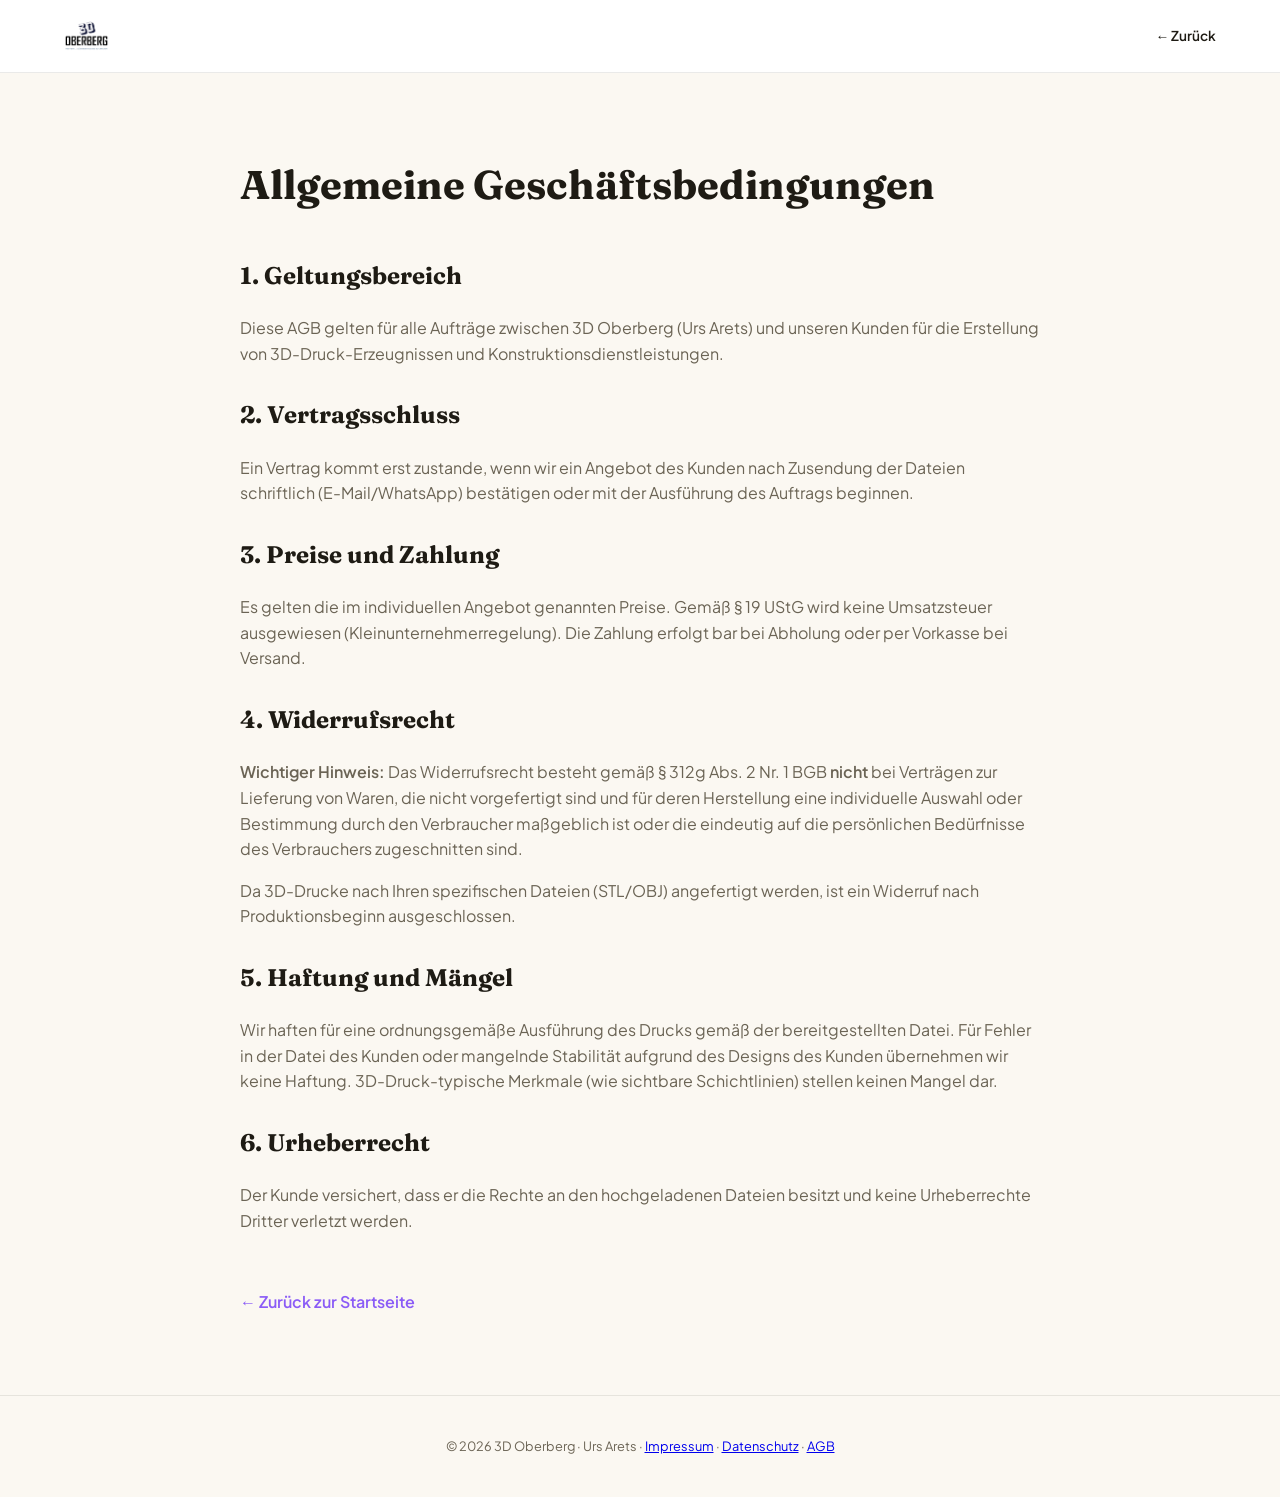
<file: agb.html>
<!DOCTYPE html>
<html lang="de">
<head>
<meta charset="UTF-8">
<meta name="viewport" content="width=device-width, initial-scale=1.0">
<title>AGB | 3D Oberberg</title>
<meta name="robots" content="noindex">
<link rel="stylesheet" href="fonts/fonts.css">
<link rel="icon" type="image/png" href="3D%20Oberberg_Logo_kl.png">
<style>
  /* wie zuvor mit Google Fonts: Fraunces ohne automatische optische Größe (opsz 14) */
  h1,h2,h3,.nav-logo{font-variation-settings:'opsz' 14}
  :root{ --bg:#FBF8F2; --ink:#1E1B14; --ink2:#6B6455; --orange:#8B5CF6; --border:rgba(30,27,20,0.09); }
  body{font-family:'Plus Jakarta Sans',sans-serif;background:var(--bg);color:var(--ink);line-height:1.6;margin:0;padding:0}
  nav{padding:20px 5%;border-bottom:1px solid var(--border);display:flex;justify-content:space-between;align-items:center;background:#fff}
  .nav-logo{font-family:'Fraunces',sans-serif;font-weight:900;text-decoration:none;color:var(--ink);display:flex;align-items:center;gap:10px}
  .content{max-width:800px;margin:80px auto;padding:0 5%}
  h1{font-family:'Fraunces',sans-serif;font-size:2.5rem;margin-bottom:40px}
  h2{font-family:'Fraunces',sans-serif;font-size:1.5rem;margin-top:30px}
  p, li{color:var(--ink2);margin-bottom:16px}
  .back-link{display:inline-block;margin-top:40px;color:var(--orange);text-decoration:none;font-weight:600}
  @media(max-width:480px){ h1{font-size:1.55rem;overflow-wrap:break-word} }
  footer{padding:40px 5%;border-top:1px solid var(--border);margin-top:80px;font-size:0.8rem;color:var(--ink2);text-align:center}
</style>
</head>
<body>
<nav>
  <a href="/" class="nav-logo">
    <img src="3D%20Oberberg_Logo_kl.png" alt="3D Oberberg Logo" style="height:32px;width:auto">
  </a>
  <a href="/" style="color:var(--ink);text-decoration:none;font-weight:600;font-size:0.85rem">← Zurück</a>
</nav>

<div class="content">
  <h1>Allgemeine Geschäftsbedingungen</h1>
  
  <h2>1. Geltungsbereich</h2>
  <p>Diese AGB gelten für alle Aufträge zwischen 3D Oberberg (Urs Arets) und unseren Kunden für die Erstellung von 3D-Druck-Erzeugnissen und Konstruktionsdienstleistungen.</p>

  <h2>2. Vertragsschluss</h2>
  <p>Ein Vertrag kommt erst zustande, wenn wir ein Angebot des Kunden nach Zusendung der Dateien schriftlich (E-Mail/WhatsApp) bestätigen oder mit der Ausführung des Auftrags beginnen.</p>

  <h2>3. Preise und Zahlung</h2>
  <p>Es gelten die im individuellen Angebot genannten Preise. Gemäß § 19 UStG wird keine Umsatzsteuer ausgewiesen (Kleinunternehmerregelung). Die Zahlung erfolgt bar bei Abholung oder per Vorkasse bei Versand.</p>

  <h2>4. Widerrufsrecht</h2>
  <p><strong>Wichtiger Hinweis:</strong> Das Widerrufsrecht besteht gemäß § 312g Abs. 2 Nr. 1 BGB <strong>nicht</strong> bei Verträgen zur Lieferung von Waren, die nicht vorgefertigt sind und für deren Herstellung eine individuelle Auswahl oder Bestimmung durch den Verbraucher maßgeblich ist oder die eindeutig auf die persönlichen Bedürfnisse des Verbrauchers zugeschnitten sind.</p>
  <p>Da 3D-Drucke nach Ihren spezifischen Dateien (STL/OBJ) angefertigt werden, ist ein Widerruf nach Produktionsbeginn ausgeschlossen.</p>

  <h2>5. Haftung und Mängel</h2>
  <p>Wir haften für eine ordnungsgemäße Ausführung des Drucks gemäß der bereitgestellten Datei. Für Fehler in der Datei des Kunden oder mangelnde Stabilität aufgrund des Designs des Kunden übernehmen wir keine Haftung. 3D-Druck-typische Merkmale (wie sichtbare Schichtlinien) stellen keinen Mangel dar.</p>

  <h2>6. Urheberrecht</h2>
  <p>Der Kunde versichert, dass er die Rechte an den hochgeladenen Dateien besitzt und keine Urheberrechte Dritter verletzt werden.</p>

  <a href="/" class="back-link">← Zurück zur Startseite</a>
</div>

<footer>
  © 2026 3D Oberberg · Urs Arets · <a href="impressum.html">Impressum</a> · <a href="datenschutz.html">Datenschutz</a> · <a href="agb.html">AGB</a>
</footer>
</body>
</html>
</file>
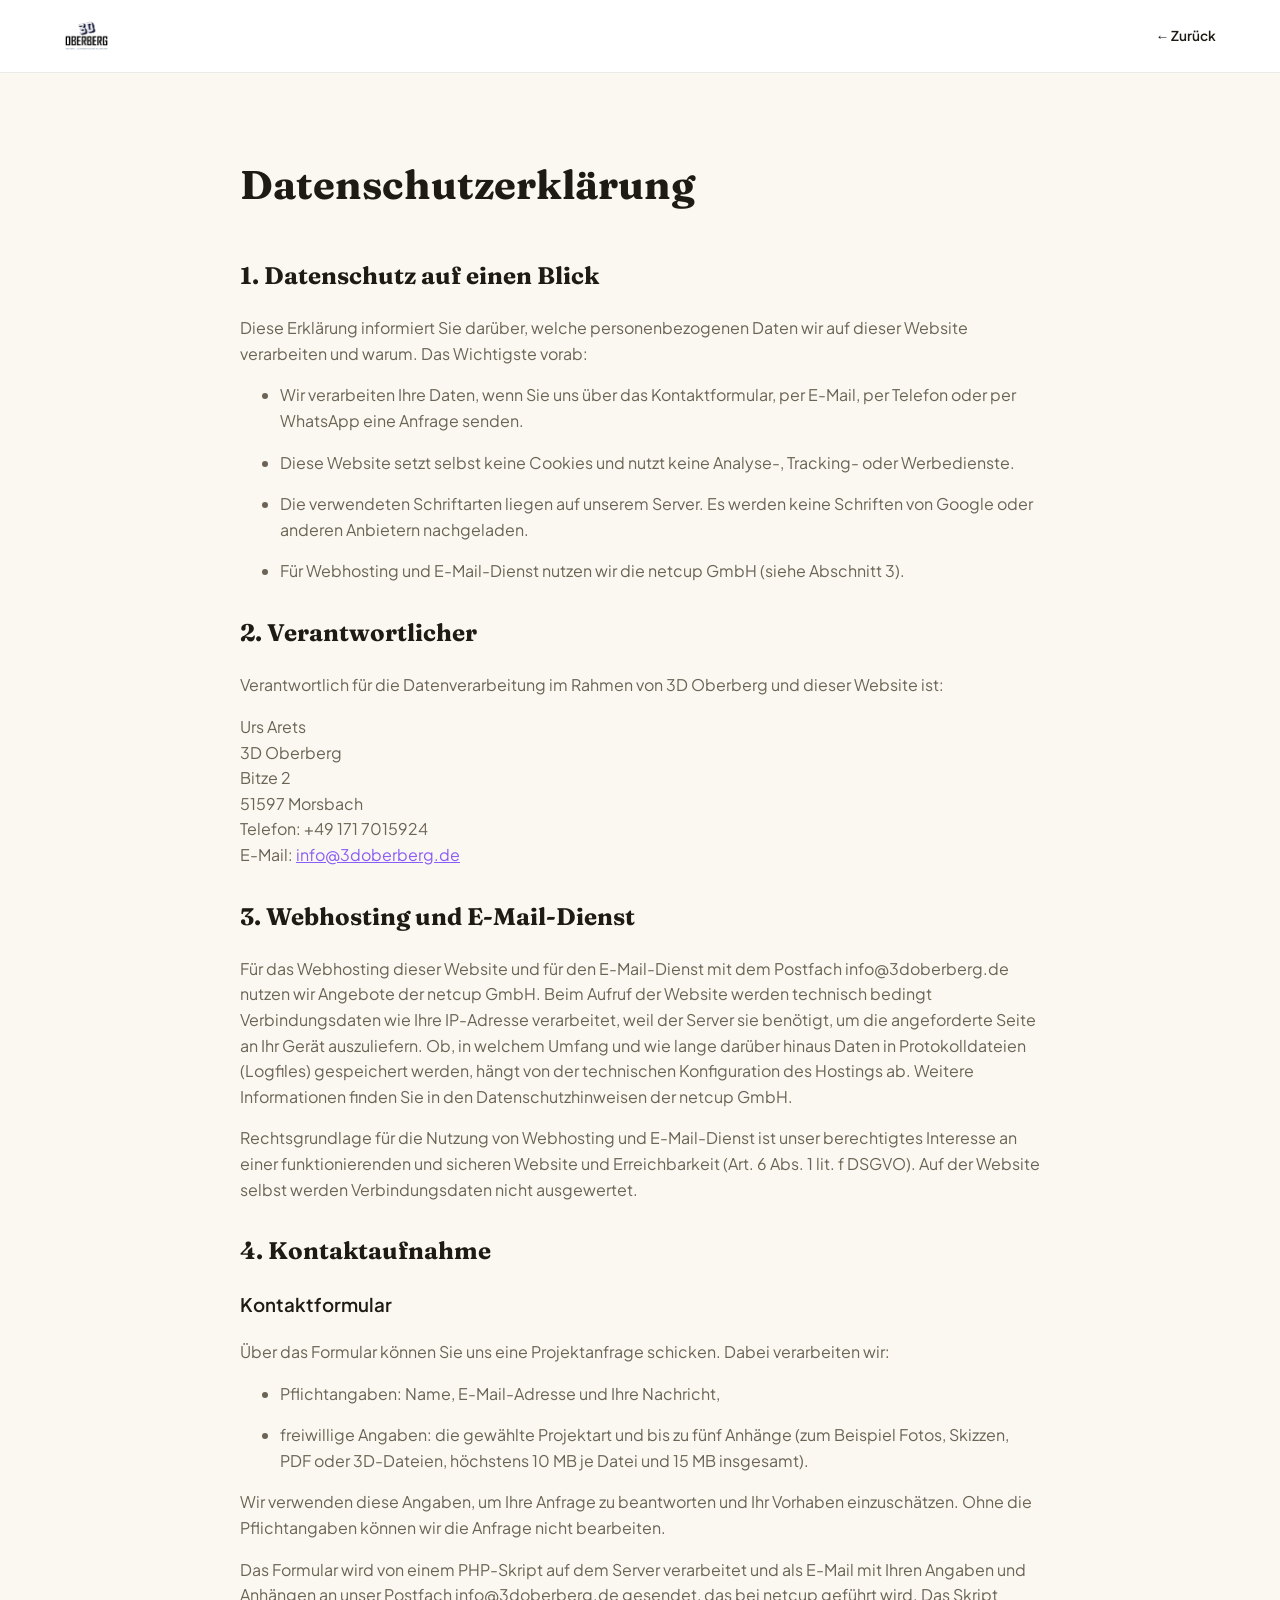
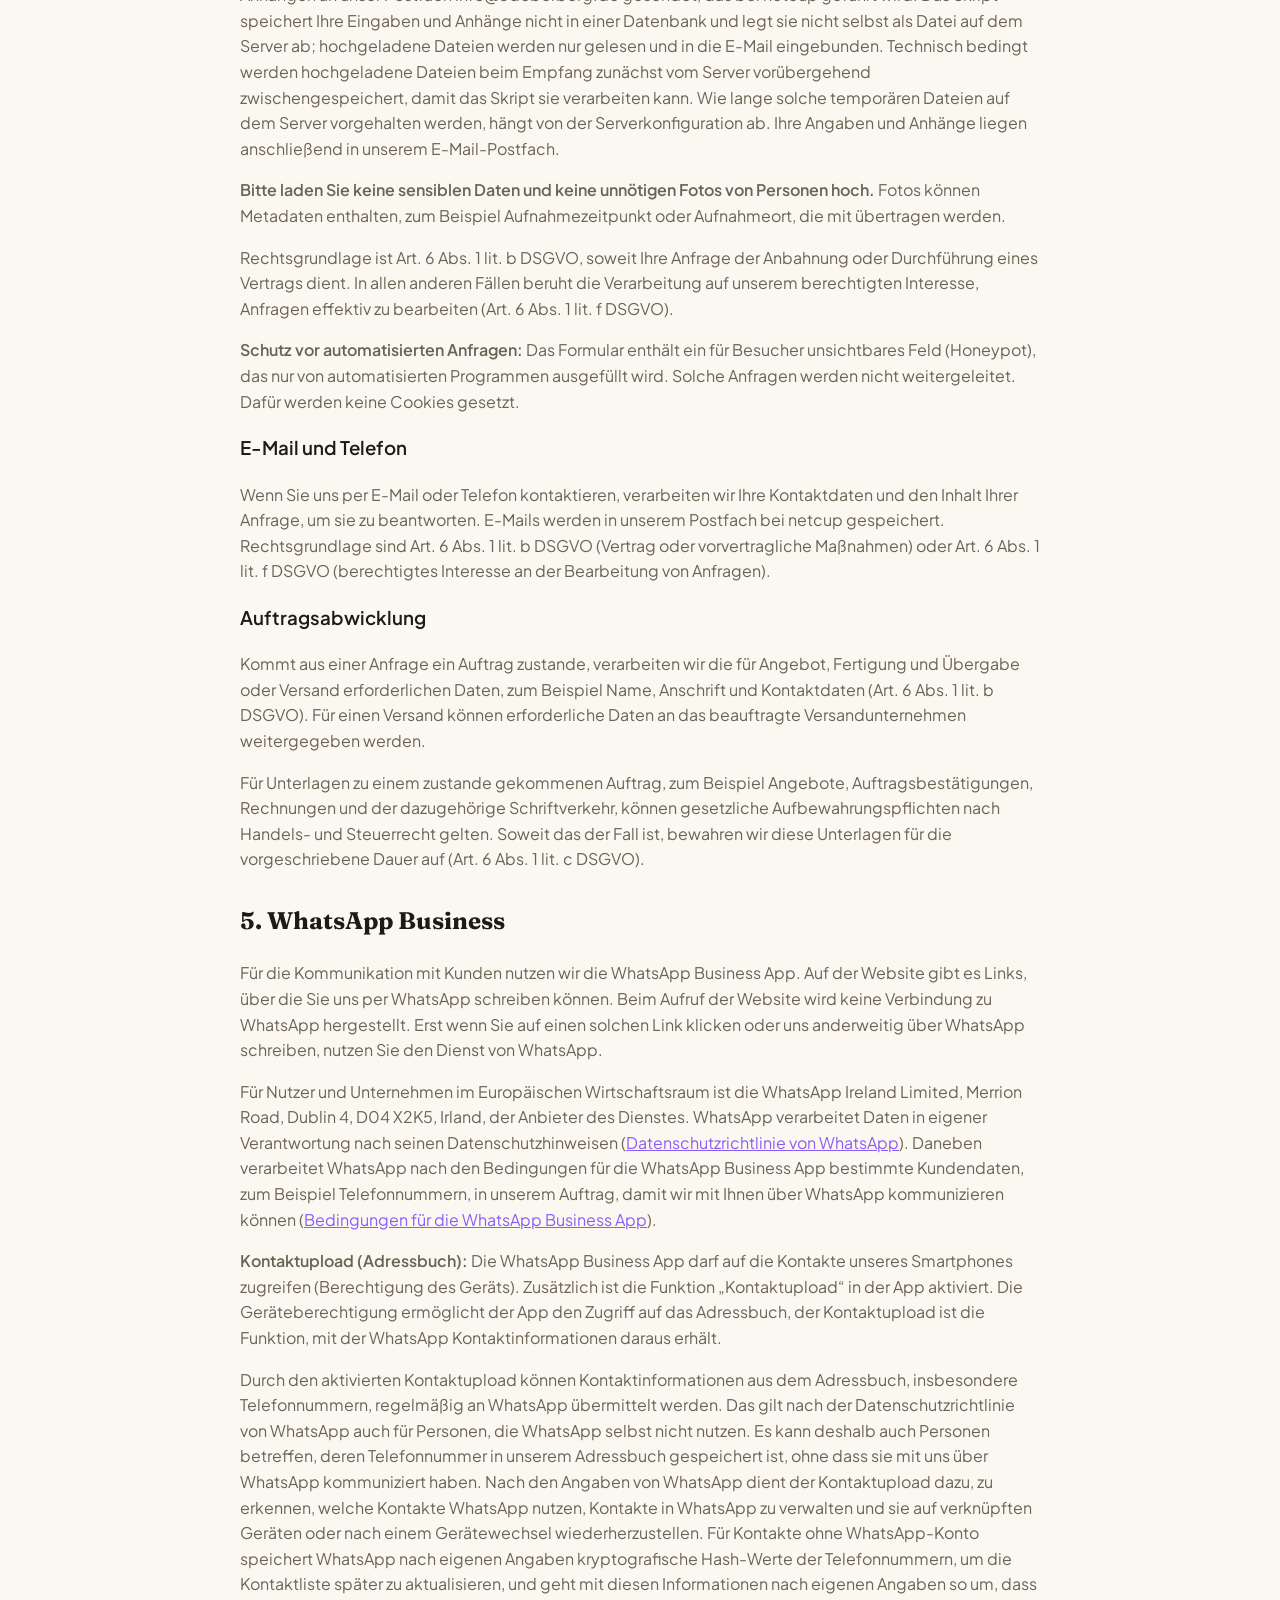
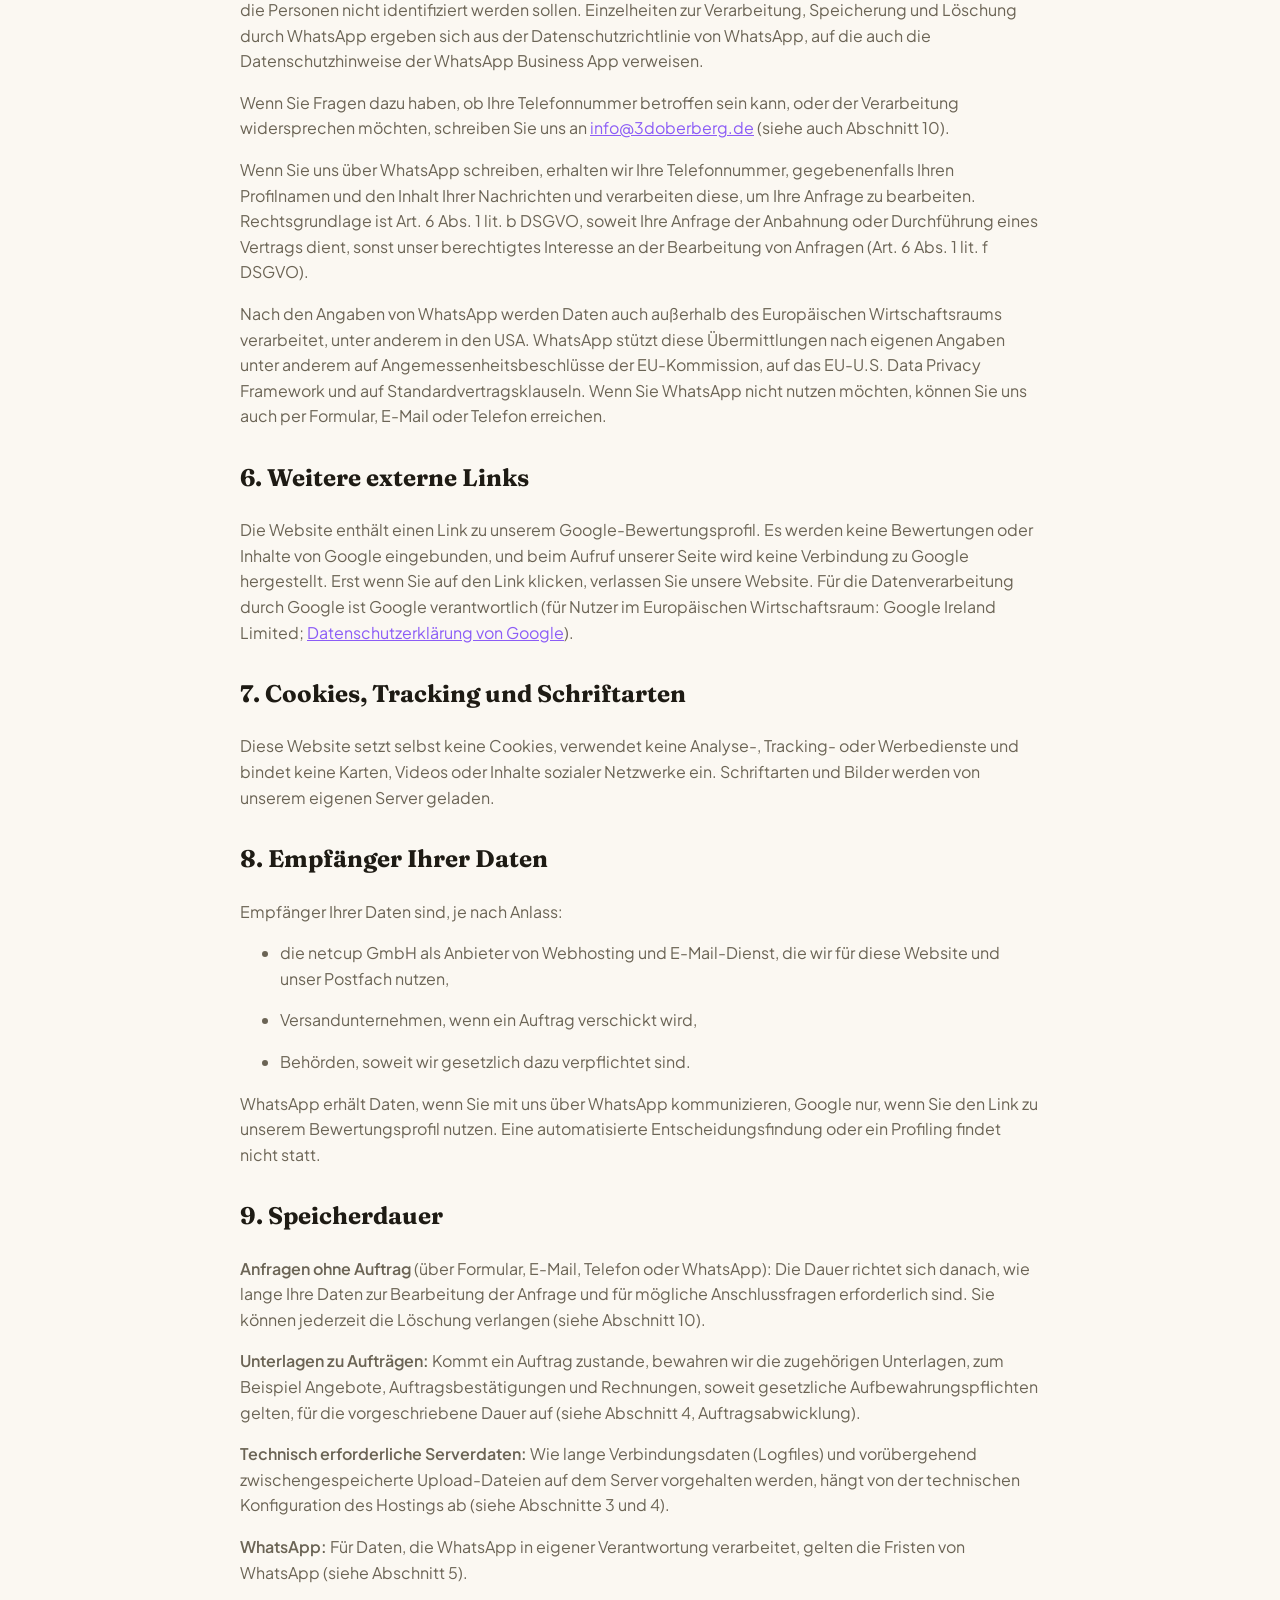
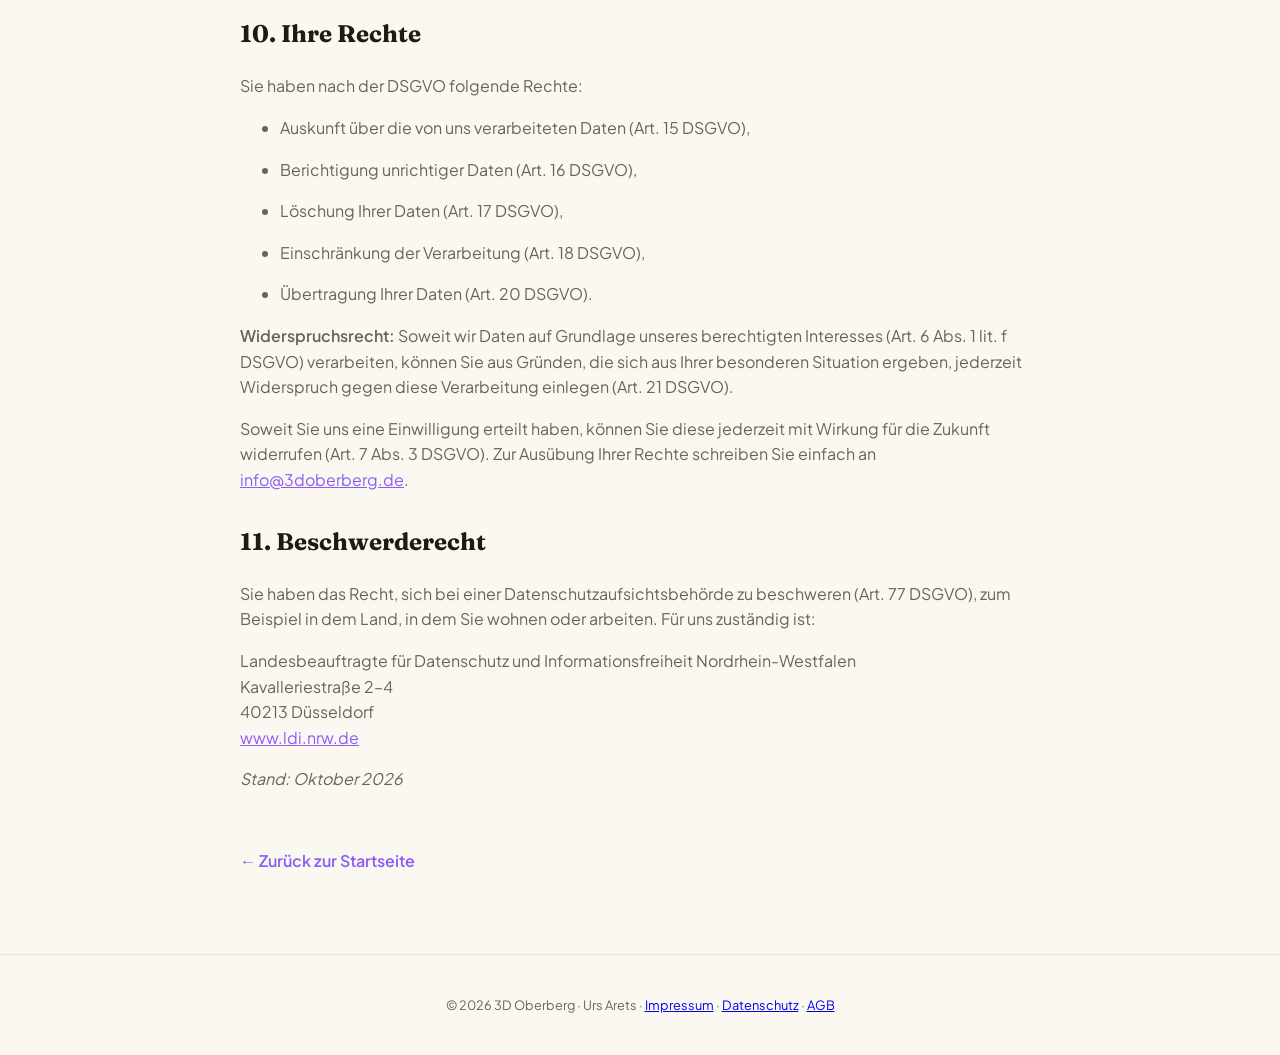
<file: datenschutz.html>
<!DOCTYPE html>
<html lang="de">
<head>
<meta charset="UTF-8">
<meta name="viewport" content="width=device-width, initial-scale=1.0">
<title>Datenschutz | 3D Oberberg</title>
<meta name="robots" content="noindex">
<link rel="stylesheet" href="fonts/fonts.css">
<link rel="icon" type="image/png" href="3D%20Oberberg_Logo_kl.png">
<style>
  /* wie zuvor mit Google Fonts: Fraunces ohne automatische optische Größe (opsz 14) */
  h1,h2,h3,.nav-logo{font-variation-settings:'opsz' 14}
  :root{ --bg:#FBF8F2; --ink:#1E1B14; --ink2:#6B6455; --orange:#8B5CF6; --border:rgba(30,27,20,0.09); }
  body{font-family:'Plus Jakarta Sans',sans-serif;background:var(--bg);color:var(--ink);line-height:1.6;margin:0;padding:0}
  nav{padding:20px 5%;border-bottom:1px solid var(--border);display:flex;justify-content:space-between;align-items:center;background:#fff}
  .nav-logo{font-family:'Fraunces',sans-serif;font-weight:900;text-decoration:none;color:var(--ink);display:flex;align-items:center;gap:10px}
  .content{max-width:800px;margin:80px auto;padding:0 5%}
  h1{font-family:'Fraunces',sans-serif;font-size:2.5rem;margin-bottom:40px}
  h2{font-family:'Fraunces',sans-serif;font-size:1.5rem;margin-top:30px}
  p, li{color:var(--ink2);margin-bottom:16px}
  .back-link{display:inline-block;margin-top:40px;color:var(--orange);text-decoration:none;font-weight:600}
  footer{padding:40px 5%;border-top:1px solid var(--border);margin-top:80px;font-size:0.8rem;color:var(--ink2);text-align:center}
  @media(max-width:480px){ h1{font-size:1.55rem;overflow-wrap:break-word} }
</style>
</head>
<body>
<nav>
  <a href="/" class="nav-logo">
    <img src="3D%20Oberberg_Logo_kl.png" alt="3D Oberberg Logo" style="height:32px;width:auto">
  </a>
  <a href="/" style="color:var(--ink);text-decoration:none;font-weight:600;font-size:0.85rem">← Zurück</a>
</nav>

<div class="content">
  <h1>Datenschutzerklärung</h1>

  <h2>1. Datenschutz auf einen Blick</h2>
  <p>Diese Erklärung informiert Sie darüber, welche personenbezogenen Daten wir auf dieser Website verarbeiten und warum. Das Wichtigste vorab:</p>
  <ul>
    <li>Wir verarbeiten Ihre Daten, wenn Sie uns über das Kontaktformular, per E-Mail, per Telefon oder per WhatsApp eine Anfrage senden.</li>
    <li>Diese Website setzt selbst keine Cookies und nutzt keine Analyse-, Tracking- oder Werbedienste.</li>
    <li>Die verwendeten Schriftarten liegen auf unserem Server. Es werden keine Schriften von Google oder anderen Anbietern nachgeladen.</li>
    <li>Für Webhosting und E-Mail-Dienst nutzen wir die netcup GmbH (siehe Abschnitt 3).</li>
  </ul>

  <h2>2. Verantwortlicher</h2>
  <p>Verantwortlich für die Datenverarbeitung im Rahmen von 3D Oberberg und dieser Website ist:</p>
  <p>
    Urs Arets<br>
    3D Oberberg<br>
    Bitze 2<br>
    51597 Morsbach<br>
    Telefon: +49 171 7015924<br>
    E-Mail: <a href="mailto:info@3doberberg.de" style="color:var(--orange)">info@3doberberg.de</a>
  </p>

  <h2>3. Webhosting und E-Mail-Dienst</h2>
  <p>Für das Webhosting dieser Website und für den E-Mail-Dienst mit dem Postfach info@3doberberg.de nutzen wir Angebote der netcup GmbH. Beim Aufruf der Website werden technisch bedingt Verbindungsdaten wie Ihre IP-Adresse verarbeitet, weil der Server sie benötigt, um die angeforderte Seite an Ihr Gerät auszuliefern. Ob, in welchem Umfang und wie lange darüber hinaus Daten in Protokolldateien (Logfiles) gespeichert werden, hängt von der technischen Konfiguration des Hostings ab. Weitere Informationen finden Sie in den Datenschutzhinweisen der netcup GmbH.</p>
  <p>Rechtsgrundlage für die Nutzung von Webhosting und E-Mail-Dienst ist unser berechtigtes Interesse an einer funktionierenden und sicheren Website und Erreichbarkeit (Art. 6 Abs. 1 lit. f DSGVO). Auf der Website selbst werden Verbindungsdaten nicht ausgewertet.</p>

  <h2>4. Kontaktaufnahme</h2>

  <h3>Kontaktformular</h3>
  <p>Über das Formular können Sie uns eine Projektanfrage schicken. Dabei verarbeiten wir:</p>
  <ul>
    <li>Pflichtangaben: Name, E-Mail-Adresse und Ihre Nachricht,</li>
    <li>freiwillige Angaben: die gewählte Projektart und bis zu fünf Anhänge (zum Beispiel Fotos, Skizzen, PDF oder 3D-Dateien, höchstens 10 MB je Datei und 15 MB insgesamt).</li>
  </ul>
  <p>Wir verwenden diese Angaben, um Ihre Anfrage zu beantworten und Ihr Vorhaben einzuschätzen. Ohne die Pflichtangaben können wir die Anfrage nicht bearbeiten.</p>
  <p>Das Formular wird von einem PHP-Skript auf dem Server verarbeitet und als E-Mail mit Ihren Angaben und Anhängen an unser Postfach info@3doberberg.de gesendet, das bei netcup geführt wird. Das Skript speichert Ihre Eingaben und Anhänge nicht in einer Datenbank und legt sie nicht selbst als Datei auf dem Server ab; hochgeladene Dateien werden nur gelesen und in die E-Mail eingebunden. Technisch bedingt werden hochgeladene Dateien beim Empfang zunächst vom Server vorübergehend zwischengespeichert, damit das Skript sie verarbeiten kann. Wie lange solche temporären Dateien auf dem Server vorgehalten werden, hängt von der Serverkonfiguration ab. Ihre Angaben und Anhänge liegen anschließend in unserem E-Mail-Postfach.</p>
  <p><strong>Bitte laden Sie keine sensiblen Daten und keine unnötigen Fotos von Personen hoch.</strong> Fotos können Metadaten enthalten, zum Beispiel Aufnahmezeitpunkt oder Aufnahmeort, die mit übertragen werden.</p>
  <p>Rechtsgrundlage ist Art. 6 Abs. 1 lit. b DSGVO, soweit Ihre Anfrage der Anbahnung oder Durchführung eines Vertrags dient. In allen anderen Fällen beruht die Verarbeitung auf unserem berechtigten Interesse, Anfragen effektiv zu bearbeiten (Art. 6 Abs. 1 lit. f DSGVO).</p>
  <p><strong>Schutz vor automatisierten Anfragen:</strong> Das Formular enthält ein für Besucher unsichtbares Feld (Honeypot), das nur von automatisierten Programmen ausgefüllt wird. Solche Anfragen werden nicht weitergeleitet. Dafür werden keine Cookies gesetzt.</p>

  <h3>E-Mail und Telefon</h3>
  <p>Wenn Sie uns per E-Mail oder Telefon kontaktieren, verarbeiten wir Ihre Kontaktdaten und den Inhalt Ihrer Anfrage, um sie zu beantworten. E-Mails werden in unserem Postfach bei netcup gespeichert. Rechtsgrundlage sind Art. 6 Abs. 1 lit. b DSGVO (Vertrag oder vorvertragliche Maßnahmen) oder Art. 6 Abs. 1 lit. f DSGVO (berechtigtes Interesse an der Bearbeitung von Anfragen).</p>

  <h3>Auftragsabwicklung</h3>
  <p>Kommt aus einer Anfrage ein Auftrag zustande, verarbeiten wir die für Angebot, Fertigung und Übergabe oder Versand erforderlichen Daten, zum Beispiel Name, Anschrift und Kontaktdaten (Art. 6 Abs. 1 lit. b DSGVO). Für einen Versand können erforderliche Daten an das beauftragte Versandunternehmen weitergegeben werden.</p>
  <p>Für Unterlagen zu einem zustande gekommenen Auftrag, zum Beispiel Angebote, Auftragsbestätigungen, Rechnungen und der dazugehörige Schriftverkehr, können gesetzliche Aufbewahrungspflichten nach Handels- und Steuerrecht gelten. Soweit das der Fall ist, bewahren wir diese Unterlagen für die vorgeschriebene Dauer auf (Art. 6 Abs. 1 lit. c DSGVO).</p>

  <h2>5. WhatsApp Business</h2>
  <p>Für die Kommunikation mit Kunden nutzen wir die WhatsApp Business App. Auf der Website gibt es Links, über die Sie uns per WhatsApp schreiben können. Beim Aufruf der Website wird keine Verbindung zu WhatsApp hergestellt. Erst wenn Sie auf einen solchen Link klicken oder uns anderweitig über WhatsApp schreiben, nutzen Sie den Dienst von WhatsApp.</p>
  <p>Für Nutzer und Unternehmen im Europäischen Wirtschaftsraum ist die WhatsApp Ireland Limited, Merrion Road, Dublin 4, D04 X2K5, Irland, der Anbieter des Dienstes. WhatsApp verarbeitet Daten in eigener Verantwortung nach seinen Datenschutzhinweisen (<a href="https://www.whatsapp.com/legal/privacy-policy-eea" target="_blank" rel="noopener" style="color:var(--orange)">Datenschutzrichtlinie von WhatsApp</a>). Daneben verarbeitet WhatsApp nach den Bedingungen für die WhatsApp Business App bestimmte Kundendaten, zum Beispiel Telefonnummern, in unserem Auftrag, damit wir mit Ihnen über WhatsApp kommunizieren können (<a href="https://www.whatsapp.com/legal/WhatsApp-Terms-for-WhatsApp-Business-App" target="_blank" rel="noopener" style="color:var(--orange)">Bedingungen für die WhatsApp Business App</a>).</p>
  <p><strong>Kontaktupload (Adressbuch):</strong> Die WhatsApp Business App darf auf die Kontakte unseres Smartphones zugreifen (Berechtigung des Geräts). Zusätzlich ist die Funktion „Kontaktupload“ in der App aktiviert. Die Geräteberechtigung ermöglicht der App den Zugriff auf das Adressbuch, der Kontaktupload ist die Funktion, mit der WhatsApp Kontaktinformationen daraus erhält.</p>
  <p>Durch den aktivierten Kontaktupload können Kontaktinformationen aus dem Adressbuch, insbesondere Telefonnummern, regelmäßig an WhatsApp übermittelt werden. Das gilt nach der Datenschutzrichtlinie von WhatsApp auch für Personen, die WhatsApp selbst nicht nutzen. Es kann deshalb auch Personen betreffen, deren Telefonnummer in unserem Adressbuch gespeichert ist, ohne dass sie mit uns über WhatsApp kommuniziert haben. Nach den Angaben von WhatsApp dient der Kontaktupload dazu, zu erkennen, welche Kontakte WhatsApp nutzen, Kontakte in WhatsApp zu verwalten und sie auf verknüpften Geräten oder nach einem Gerätewechsel wiederherzustellen. Für Kontakte ohne WhatsApp-Konto speichert WhatsApp nach eigenen Angaben kryptografische Hash-Werte der Telefonnummern, um die Kontaktliste später zu aktualisieren, und geht mit diesen Informationen nach eigenen Angaben so um, dass die Personen nicht identifiziert werden sollen. Einzelheiten zur Verarbeitung, Speicherung und Löschung durch WhatsApp ergeben sich aus der Datenschutzrichtlinie von WhatsApp, auf die auch die Datenschutzhinweise der WhatsApp Business App verweisen.</p>
  <p>Wenn Sie Fragen dazu haben, ob Ihre Telefonnummer betroffen sein kann, oder der Verarbeitung widersprechen möchten, schreiben Sie uns an <a href="mailto:info@3doberberg.de" style="color:var(--orange)">info@3doberberg.de</a> (siehe auch Abschnitt 10).</p>
  <p>Wenn Sie uns über WhatsApp schreiben, erhalten wir Ihre Telefonnummer, gegebenenfalls Ihren Profilnamen und den Inhalt Ihrer Nachrichten und verarbeiten diese, um Ihre Anfrage zu bearbeiten. Rechtsgrundlage ist Art. 6 Abs. 1 lit. b DSGVO, soweit Ihre Anfrage der Anbahnung oder Durchführung eines Vertrags dient, sonst unser berechtigtes Interesse an der Bearbeitung von Anfragen (Art. 6 Abs. 1 lit. f DSGVO).</p>
  <p>Nach den Angaben von WhatsApp werden Daten auch außerhalb des Europäischen Wirtschaftsraums verarbeitet, unter anderem in den USA. WhatsApp stützt diese Übermittlungen nach eigenen Angaben unter anderem auf Angemessenheitsbeschlüsse der EU-Kommission, auf das EU-U.S. Data Privacy Framework und auf Standardvertragsklauseln. Wenn Sie WhatsApp nicht nutzen möchten, können Sie uns auch per Formular, E-Mail oder Telefon erreichen.</p>

  <h2>6. Weitere externe Links</h2>
  <p>Die Website enthält einen Link zu unserem Google-Bewertungsprofil. Es werden keine Bewertungen oder Inhalte von Google eingebunden, und beim Aufruf unserer Seite wird keine Verbindung zu Google hergestellt. Erst wenn Sie auf den Link klicken, verlassen Sie unsere Website. Für die Datenverarbeitung durch Google ist Google verantwortlich (für Nutzer im Europäischen Wirtschaftsraum: Google Ireland Limited; <a href="https://policies.google.com/privacy" target="_blank" rel="noopener" style="color:var(--orange)">Datenschutzerklärung von Google</a>).</p>

  <h2>7. Cookies, Tracking und Schriftarten</h2>
  <p>Diese Website setzt selbst keine Cookies, verwendet keine Analyse-, Tracking- oder Werbedienste und bindet keine Karten, Videos oder Inhalte sozialer Netzwerke ein. Schriftarten und Bilder werden von unserem eigenen Server geladen.</p>

  <h2>8. Empfänger Ihrer Daten</h2>
  <p>Empfänger Ihrer Daten sind, je nach Anlass:</p>
  <ul>
    <li>die netcup GmbH als Anbieter von Webhosting und E-Mail-Dienst, die wir für diese Website und unser Postfach nutzen,</li>
    <li>Versandunternehmen, wenn ein Auftrag verschickt wird,</li>
    <li>Behörden, soweit wir gesetzlich dazu verpflichtet sind.</li>
  </ul>
  <p>WhatsApp erhält Daten, wenn Sie mit uns über WhatsApp kommunizieren, Google nur, wenn Sie den Link zu unserem Bewertungsprofil nutzen. Eine automatisierte Entscheidungsfindung oder ein Profiling findet nicht statt.</p>

  <h2>9. Speicherdauer</h2>
  <p><strong>Anfragen ohne Auftrag</strong> (über Formular, E-Mail, Telefon oder WhatsApp): Die Dauer richtet sich danach, wie lange Ihre Daten zur Bearbeitung der Anfrage und für mögliche Anschlussfragen erforderlich sind. Sie können jederzeit die Löschung verlangen (siehe Abschnitt 10).</p>
  <p><strong>Unterlagen zu Aufträgen:</strong> Kommt ein Auftrag zustande, bewahren wir die zugehörigen Unterlagen, zum Beispiel Angebote, Auftragsbestätigungen und Rechnungen, soweit gesetzliche Aufbewahrungspflichten gelten, für die vorgeschriebene Dauer auf (siehe Abschnitt 4, Auftragsabwicklung).</p>
  <p><strong>Technisch erforderliche Serverdaten:</strong> Wie lange Verbindungsdaten (Logfiles) und vorübergehend zwischengespeicherte Upload-Dateien auf dem Server vorgehalten werden, hängt von der technischen Konfiguration des Hostings ab (siehe Abschnitte 3 und 4).</p>
  <p><strong>WhatsApp:</strong> Für Daten, die WhatsApp in eigener Verantwortung verarbeitet, gelten die Fristen von WhatsApp (siehe Abschnitt 5).</p>

  <h2>10. Ihre Rechte</h2>
  <p>Sie haben nach der DSGVO folgende Rechte:</p>
  <ul>
    <li>Auskunft über die von uns verarbeiteten Daten (Art. 15 DSGVO),</li>
    <li>Berichtigung unrichtiger Daten (Art. 16 DSGVO),</li>
    <li>Löschung Ihrer Daten (Art. 17 DSGVO),</li>
    <li>Einschränkung der Verarbeitung (Art. 18 DSGVO),</li>
    <li>Übertragung Ihrer Daten (Art. 20 DSGVO).</li>
  </ul>
  <p><strong>Widerspruchsrecht:</strong> Soweit wir Daten auf Grundlage unseres berechtigten Interesses (Art. 6 Abs. 1 lit. f DSGVO) verarbeiten, können Sie aus Gründen, die sich aus Ihrer besonderen Situation ergeben, jederzeit Widerspruch gegen diese Verarbeitung einlegen (Art. 21 DSGVO).</p>
  <p>Soweit Sie uns eine Einwilligung erteilt haben, können Sie diese jederzeit mit Wirkung für die Zukunft widerrufen (Art. 7 Abs. 3 DSGVO). Zur Ausübung Ihrer Rechte schreiben Sie einfach an <a href="mailto:info@3doberberg.de" style="color:var(--orange)">info@3doberberg.de</a>.</p>

  <h2>11. Beschwerderecht</h2>
  <p>Sie haben das Recht, sich bei einer Datenschutzaufsichtsbehörde zu beschweren (Art. 77 DSGVO), zum Beispiel in dem Land, in dem Sie wohnen oder arbeiten. Für uns zuständig ist:</p>
  <p>
    Landesbeauftragte für Datenschutz und Informationsfreiheit Nordrhein-Westfalen<br>
    Kavalleriestraße 2–4<br>
    40213 Düsseldorf<br>
    <a href="https://www.ldi.nrw.de" target="_blank" rel="noopener" style="color:var(--orange)">www.ldi.nrw.de</a>
  </p>

  <p><em>Stand: Oktober 2026</em></p>

  <a href="/" class="back-link">← Zurück zur Startseite</a>
</div>

<footer>
  © 2026 3D Oberberg · Urs Arets · <a href="impressum.html">Impressum</a> · <a href="datenschutz.html">Datenschutz</a> · <a href="agb.html">AGB</a>
</footer>
</body>
</html>
</file>
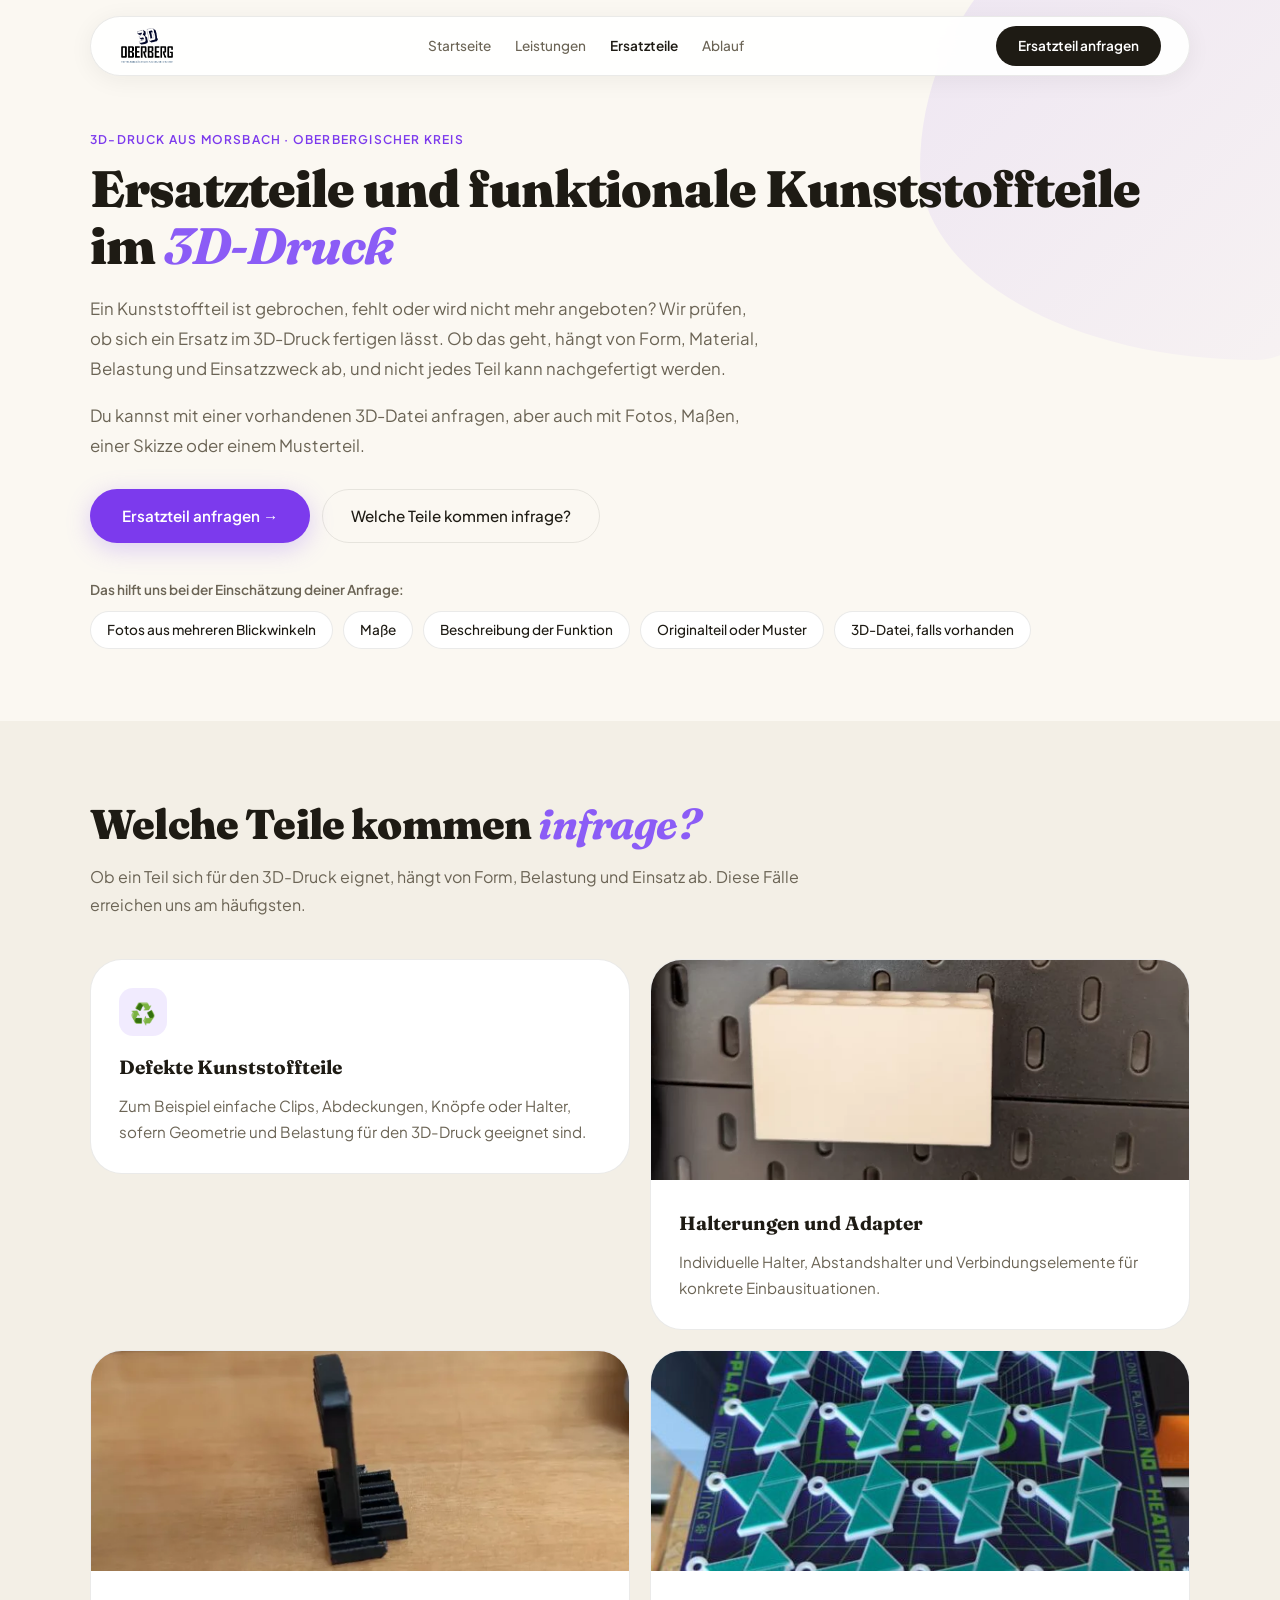
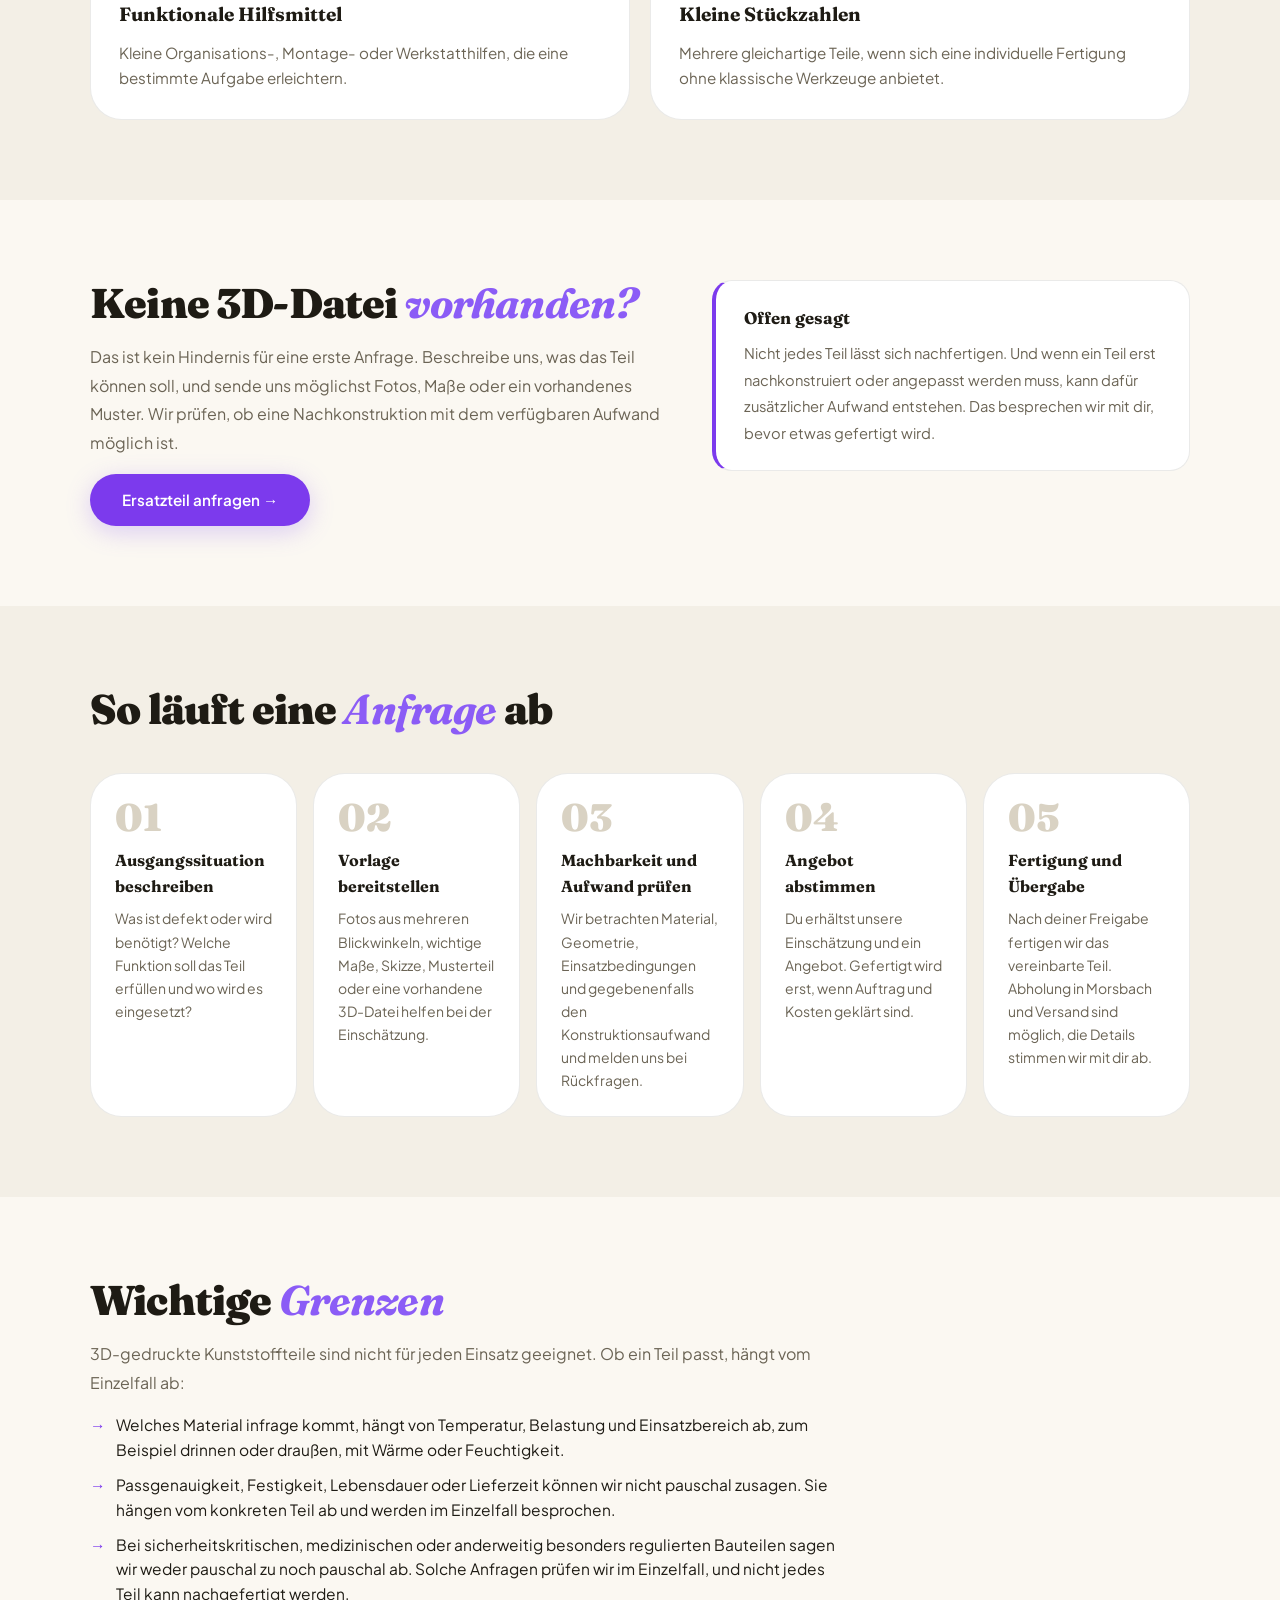
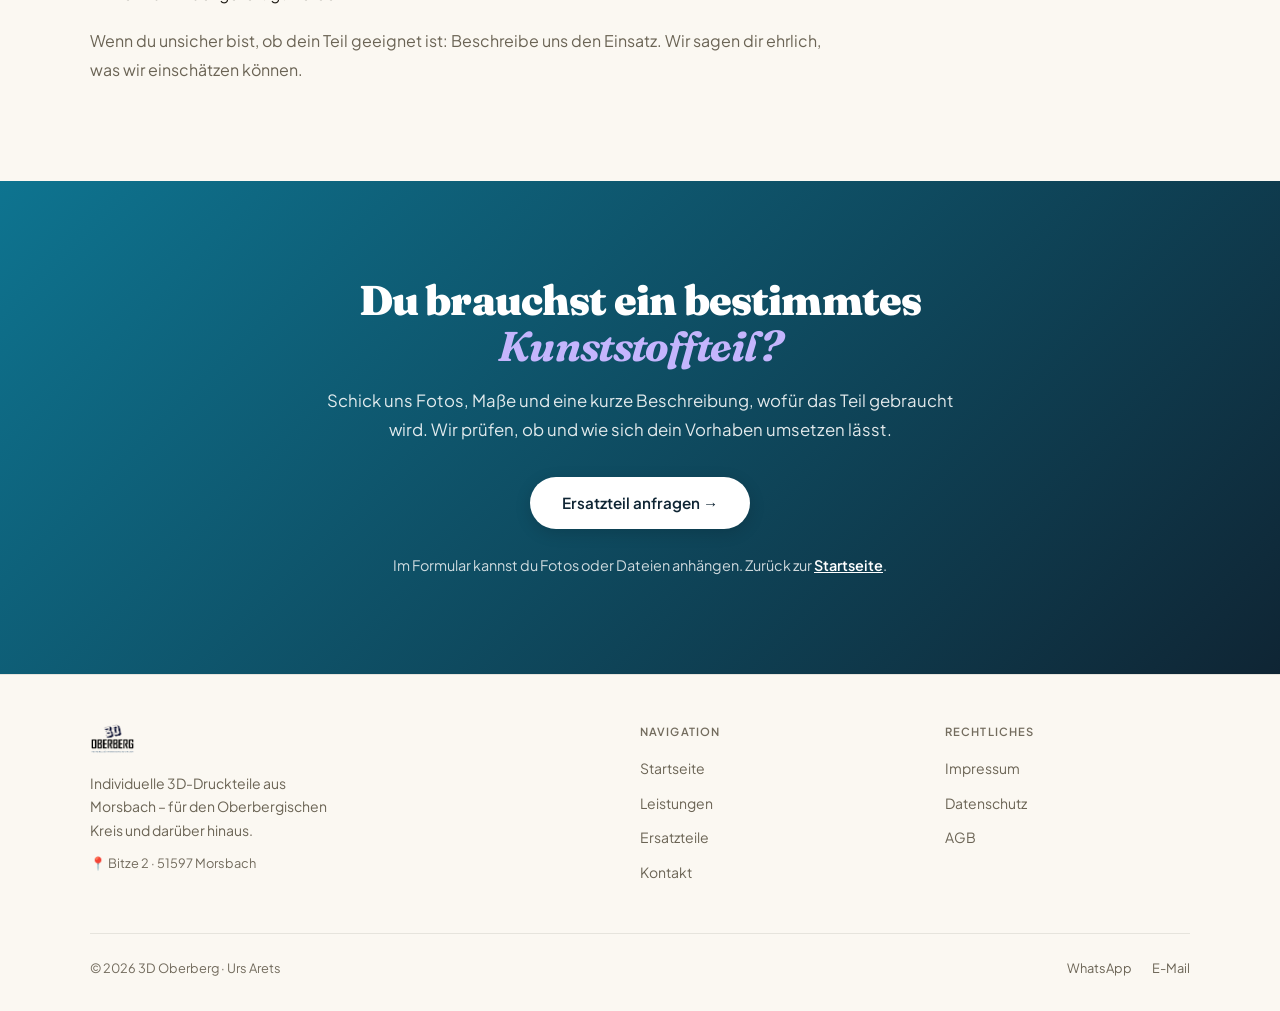
<file: ersatzteile.html>
<!DOCTYPE html>
<html lang="de">
<head>
<meta charset="UTF-8">
<meta name="viewport" content="width=device-width, initial-scale=1.0">
<title>Ersatzteile & funktionale Kunststoffteile aus dem 3D-Druck | 3D Oberberg</title>
<meta name="description" content="Kunststoffteil gebrochen oder nicht mehr lieferbar? 3D Oberberg aus Morsbach prüft, ob sich Ersatz im 3D-Druck fertigen lässt. Versand deutschlandweit, mit Foto oder Maßen anfragen.">
<link rel="canonical" href="https://3doberberg.de/ersatzteile.html">
<meta property="og:type" content="website">
<meta property="og:locale" content="de_DE">
<meta property="og:site_name" content="3D Oberberg">
<meta property="og:url" content="https://3doberberg.de/ersatzteile.html">
<meta property="og:title" content="Ersatzteile & funktionale Kunststoffteile aus dem 3D-Druck | 3D Oberberg">
<meta property="og:description" content="Wir prüfen, ob sich dein Kunststoffteil im 3D-Druck nachfertigen lässt – mit Foto, Maßen, Skizze, Musterteil oder 3D-Datei.">
<meta property="og:image" content="https://3doberberg.de/3D%20Oberberg_Logo_kl.png">
<link rel="preload" href="fonts/plus-jakarta-sans.woff2" as="font" type="font/woff2" crossorigin>
<link rel="preload" href="fonts/fraunces-roman.woff2" as="font" type="font/woff2" crossorigin>
<link rel="stylesheet" href="fonts/fonts.css">
<link rel="icon" type="image/png" href="3D%20Oberberg_Logo_kl.png">
<style>
*,*::before,*::after{box-sizing:border-box;margin:0;padding:0}
:root{
  --bg:#FBF8F2;--bg2:#F3EFE6;--surface:#FFFFFF;
  --ink:#1E1B14;--ink2:#6B6455;--ink3:#736C5E;
  --orange:#8B5CF6;--orange-soft:rgba(139,92,246,0.12);
  --purple-d:#7C3AED;--teal-d:#0E7490;
  --border:rgba(30,27,20,0.09);--r:20px;--rl:32px;
}
html{scroll-behavior:smooth}
body{font-family:'Plus Jakarta Sans',sans-serif;background:var(--bg);color:var(--ink);line-height:1.6;overflow-x:hidden}
a:focus-visible,button:focus-visible{outline:2px solid var(--purple-d);outline-offset:3px}
section[id]{scroll-margin-top:90px}

/* NAV */
nav{
  position:fixed;top:16px;left:50%;transform:translateX(-50%);
  z-index:200;width:calc(100% - 40px);max-width:1100px;
  padding:0 28px;height:60px;
  display:flex;align-items:center;justify-content:space-between;
  background:rgba(255,255,255,0.92);backdrop-filter:blur(20px);
  border-radius:100px;border:1px solid var(--border);
  box-shadow:0 4px 24px rgba(30,27,20,0.06);
}
.nav-logo{display:flex;align-items:center}
.nav-links{display:flex;gap:24px}
.nav-links a{font-size:0.85rem;color:var(--ink2);text-decoration:none;font-weight:500;transition:color .2s}
.nav-links a:hover,.nav-links a[aria-current]{color:var(--ink)}
.nav-links a[aria-current]{font-weight:600}
.nav-btn{
  padding:9px 22px;background:var(--ink);color:#fff;white-space:nowrap;
  border-radius:100px;font-size:0.85rem;font-weight:600;
  text-decoration:none;transition:background .2s,transform .2s;
}
.nav-btn:hover{background:var(--purple-d);transform:translateY(-1px)}

/* BUTTONS */
.btn-main{
  padding:14px 32px;background:var(--purple-d);color:#fff;
  border-radius:100px;font-weight:600;font-size:0.95rem;
  text-decoration:none;display:inline-flex;align-items:center;gap:8px;
  box-shadow:0 6px 24px rgba(139,92,246,0.28);
  transition:transform .25s,box-shadow .25s;
}
.btn-main:hover{transform:translateY(-2px);box-shadow:0 10px 32px rgba(139,92,246,0.38)}
.btn-ghost{
  padding:14px 28px;border:1.5px solid var(--border);color:var(--ink);
  border-radius:100px;font-weight:500;font-size:0.95rem;
  text-decoration:none;display:inline-flex;align-items:center;gap:8px;
  transition:border-color .2s,background .2s;
}
.btn-ghost:hover{border-color:var(--orange);background:var(--orange-soft)}

/* TYPO */
.sec-inner{max-width:1100px;margin:0 auto}
section{padding:80px 5%}
.sec-alt{background:var(--bg2)}
.eyebrow{font-size:0.75rem;font-weight:600;letter-spacing:0.1em;text-transform:uppercase;color:var(--purple-d);margin-bottom:12px}
h1,h2,h3{font-family:'Fraunces',sans-serif}
h1{font-weight:900;font-size:clamp(2.1rem,4.4vw,3.2rem);line-height:1.1;letter-spacing:-0.02em;margin-bottom:20px}
h1 em,h2 em{font-style:italic;color:var(--orange)}
h2{font-weight:900;font-size:clamp(1.8rem,3.4vw,2.6rem);line-height:1.12;letter-spacing:-0.02em;margin-bottom:16px}
.lead{font-size:1.05rem;color:var(--ink2);line-height:1.8;max-width:680px;margin-bottom:16px}
.sec-sub{font-size:1rem;color:var(--ink2);line-height:1.75;max-width:720px;margin-bottom:40px}

/* HERO */
.hero{padding:130px 5% 72px;position:relative;overflow:hidden}
.hero::before{
  content:'';position:absolute;width:480px;height:480px;top:-120px;right:-120px;
  border-radius:60% 40% 30% 70%/60% 30% 70% 40%;
  background:linear-gradient(135deg,rgba(139,92,246,0.12),rgba(139,92,246,0.03));
  pointer-events:none;
}
.hero .sec-inner{position:relative}
.hero-actions{display:flex;gap:12px;flex-wrap:wrap;margin:28px 0 36px}
.hero-chips{list-style:none;display:flex;flex-wrap:wrap;gap:10px}
.hero-chips li{
  font-size:0.85rem;font-weight:500;color:var(--ink);
  background:var(--surface);border:1px solid var(--border);
  padding:7px 16px;border-radius:100px;
}
.hero-chips-label{font-size:0.85rem;font-weight:600;color:var(--ink2);margin-bottom:10px}

/* KARTEN */
.card-grid{display:grid;grid-template-columns:repeat(2,1fr);gap:20px;align-items:start}
.card{
  background:var(--surface);border:1px solid var(--border);border-radius:var(--rl);
  overflow:hidden;display:flex;flex-direction:column;
}
.card img{width:100%;height:220px;object-fit:cover;display:block;background:var(--bg2)}
.card-body{padding:28px}
.card h3{font-size:1.2rem;font-weight:700;margin-bottom:10px}
.card p{font-size:0.95rem;color:var(--ink2);line-height:1.7}
.card-icon{
  width:48px;height:48px;border-radius:14px;background:var(--orange-soft);
  display:flex;align-items:center;justify-content:center;font-size:1.3rem;margin-bottom:16px;
}

/* OHNE DATEI */
.nofile-grid{display:grid;grid-template-columns:1.2fr 1fr;gap:48px;align-items:start}
.nofile-grid p{font-size:1rem;color:var(--ink2);line-height:1.8;margin-bottom:16px}
.note{
  background:var(--surface);border:1px solid var(--border);border-left:4px solid var(--purple-d);
  border-radius:var(--r);padding:24px 28px;
}
.note h3{font-size:1.05rem;margin-bottom:8px}
.note p{font-size:0.92rem;margin-bottom:0}

/* ABLAUF */
.steps{list-style:none;display:grid;grid-template-columns:repeat(5,1fr);gap:16px;margin-top:40px}
.step{background:var(--surface);border:1px solid var(--border);border-radius:var(--rl);padding:24px}
.step-num{font-family:'Fraunces',sans-serif;font-size:2.4rem;font-weight:900;color:#D9D2C3;line-height:1;margin-bottom:12px}
.step h3{font-size:1rem;font-weight:700;margin-bottom:8px}
.step p{font-size:0.875rem;color:var(--ink2);line-height:1.65}

/* GRENZEN */
.limits>*{max-width:760px}
.limits p{font-size:1rem;color:var(--ink2);line-height:1.8;margin-bottom:16px}
.limits ul{list-style:none;margin:8px 0 20px;display:flex;flex-direction:column;gap:10px}
.limits li{display:flex;gap:10px;font-size:0.97rem;color:var(--ink);line-height:1.6}
.limits li::before{content:'→';color:var(--purple-d);flex-shrink:0}

/* ABSCHLUSS */
.cta{background:linear-gradient(135deg,#0E7490 0%,#0F2534 100%);text-align:center;padding:96px 5%}
.cta .sec-inner{max-width:640px}
.cta h2{color:#fff}
.cta p{color:rgba(255,255,255,0.88);font-size:1.05rem;line-height:1.75;margin-bottom:32px}
.btn-white{
  padding:14px 32px;background:#fff;color:#0F2534;
  border-radius:100px;font-weight:600;font-size:0.95rem;
  text-decoration:none;display:inline-flex;align-items:center;gap:8px;
  box-shadow:0 4px 16px rgba(0,0,0,0.15);transition:transform .2s,box-shadow .2s;
}
.btn-white:hover{transform:translateY(-2px);box-shadow:0 8px 28px rgba(0,0,0,0.2)}
.cta p.cta-alt{margin:24px 0 0;font-size:0.9rem;color:rgba(255,255,255,0.8)}
.cta-alt a{color:#fff;font-weight:600}

/* FOOTER */
footer{padding:48px 5% 32px;border-top:1px solid var(--border)}
.footer-w{max-width:1100px;margin:0 auto}
.footer-grid{display:grid;grid-template-columns:2fr 1fr 1fr;gap:60px;margin-bottom:40px}
.fw-desc{font-size:0.875rem;color:var(--ink2);line-height:1.7;max-width:260px;margin-top:10px}
.fw-addr{font-size:0.8rem;color:var(--ink3);margin-top:10px}
.fw-head{font-size:0.7rem;font-weight:700;letter-spacing:0.1em;text-transform:uppercase;color:var(--ink3);margin-bottom:14px}
.fw-links{list-style:none}
.fw-links li{margin-bottom:9px}
.fw-links a{font-size:0.875rem;color:var(--ink2);text-decoration:none;transition:color .2s}
.fw-links a:hover{color:var(--purple-d)}
.footer-bottom{
  border-top:1px solid var(--border);padding-top:24px;
  display:flex;justify-content:space-between;align-items:center;flex-wrap:wrap;gap:12px;
  font-size:0.8rem;color:var(--ink3);
}
.footer-bottom a{color:var(--ink2);text-decoration:none}

@media(max-width:1000px){
  .steps{grid-template-columns:repeat(2,1fr)}
  .nofile-grid{grid-template-columns:1fr;gap:28px}
}
@media(max-width:900px){
  .footer-grid{grid-template-columns:1fr;gap:32px}
  nav{width:calc(100% - 32px)}
}
@media(max-width:640px){
  nav{padding:0 16px}
  .nav-links a:not(:first-child){display:none}
  .nav-logo img{height:32px !important}
  .nav-btn{padding:8px 14px;font-size:0.78rem}
  .hero{padding:100px 5% 48px}
  section{padding-top:56px;padding-bottom:56px}
  .card-grid,.steps{grid-template-columns:1fr}
  .card img{height:200px}
  .cta{padding:64px 5%}
}
@media(prefers-reduced-motion:reduce){
  *,*::before,*::after{transition:none !important}
  html{scroll-behavior:auto}
}
</style>
</head>
<body>

<nav aria-label="Hauptnavigation">
  <a href="/" class="nav-logo" aria-label="3D Oberberg – zur Startseite">
    <img src="3D%20Oberberg_Logo_kl.png" alt="3D Oberberg Logo" style="height:40px;width:auto">
  </a>
  <div class="nav-links">
    <a href="/">Startseite</a>
    <a href="leistungen.html">Leistungen</a>
    <a href="ersatzteile.html" aria-current="page">Ersatzteile</a>
    <a href="#ablauf">Ablauf</a>
  </div>
  <a href="/?projekt=ersatzteil#cta-w" class="nav-btn">Ersatzteil anfragen</a>
</nav>

<main>
<!-- HERO -->
<section class="hero">
  <div class="sec-inner">
    <p class="eyebrow">3D-Druck aus Morsbach · Oberbergischer Kreis</p>
    <h1>Ersatzteile und funktionale Kunststoffteile im <em>3D-Druck</em></h1>
    <p class="lead">Ein Kunststoffteil ist gebrochen, fehlt oder wird nicht mehr angeboten? Wir prüfen, ob sich ein Ersatz im 3D-Druck fertigen lässt. Ob das geht, hängt von Form, Material, Belastung und Einsatzzweck ab, und nicht jedes Teil kann nachgefertigt werden.</p>
    <p class="lead">Du kannst mit einer vorhandenen 3D-Datei anfragen, aber auch mit Fotos, Maßen, einer Skizze oder einem Musterteil.</p>
    <div class="hero-actions">
      <a href="/?projekt=ersatzteil#cta-w" class="btn-main">Ersatzteil anfragen →</a>
      <a href="#teile" class="btn-ghost">Welche Teile kommen infrage?</a>
    </div>
    <p class="hero-chips-label">Das hilft uns bei der Einschätzung deiner Anfrage:</p>
    <ul class="hero-chips">
      <li>Fotos aus mehreren Blickwinkeln</li>
      <li>Maße</li>
      <li>Beschreibung der Funktion</li>
      <li>Originalteil oder Muster</li>
      <li>3D-Datei, falls vorhanden</li>
    </ul>
  </div>
</section>

<!-- WELCHE TEILE -->
<section class="sec-alt" id="teile">
  <div class="sec-inner">
    <h2>Welche Teile kommen <em>infrage?</em></h2>
    <p class="sec-sub">Ob ein Teil sich für den 3D-Druck eignet, hängt von Form, Belastung und Einsatz ab. Diese Fälle erreichen uns am häufigsten.</p>
    <div class="card-grid">
      <article class="card">
        <div class="card-body">
          <div class="card-icon" aria-hidden="true">♻️</div>
          <h3>Defekte Kunststoffteile</h3>
          <p>Zum Beispiel einfache Clips, Abdeckungen, Knöpfe oder Halter, sofern Geometrie und Belastung für den 3D-Druck geeignet sind.</p>
        </div>
      </article>
      <article class="card">
        <img src="prototyp-768x575.webp" alt="Weißer Halter mit mehreren Aussparungen, eingehängt an einer schwarzen Lochwand" loading="lazy">
        <div class="card-body">
          <h3>Halterungen und Adapter</h3>
          <p>Individuelle Halter, Abstandshalter und Verbindungselemente für konkrete Einbausituationen.</p>
        </div>
      </article>
      <article class="card">
        <img src="funktionsteil-768x575.webp" alt="Kleines schwarzes Kunststoff-Funktionsteil mit Rippen auf einer Holzfläche" loading="lazy">
        <div class="card-body">
          <h3>Funktionale Hilfsmittel</h3>
          <p>Kleine Organisations-, Montage- oder Werkstatthilfen, die eine bestimmte Aufgabe erleichtern.</p>
        </div>
      </article>
      <article class="card">
        <img src="giveaway-576x1024.jpg" alt="Mehrere identische türkisfarbene Anhänger auf dem Druckbett eines 3D-Druckers" loading="lazy">
        <div class="card-body">
          <h3>Kleine Stückzahlen</h3>
          <p>Mehrere gleichartige Teile, wenn sich eine individuelle Fertigung ohne klassische Werkzeuge anbietet.</p>
        </div>
      </article>
    </div>
  </div>
</section>

<!-- KEINE 3D-DATEI -->
<section id="ohne-datei">
  <div class="sec-inner nofile-grid">
    <div>
      <h2>Keine 3D-Datei <em>vorhanden?</em></h2>
      <p>Das ist kein Hindernis für eine erste Anfrage. Beschreibe uns, was das Teil können soll, und sende uns möglichst Fotos, Maße oder ein vorhandenes Muster. Wir prüfen, ob eine Nachkonstruktion mit dem verfügbaren Aufwand möglich ist.</p>
      <a href="/?projekt=ersatzteil#cta-w" class="btn-main">Ersatzteil anfragen →</a>
    </div>
    <aside class="note">
      <h3>Offen gesagt</h3>
      <p>Nicht jedes Teil lässt sich nachfertigen. Und wenn ein Teil erst nachkonstruiert oder angepasst werden muss, kann dafür zusätzlicher Aufwand entstehen. Das besprechen wir mit dir, bevor etwas gefertigt wird.</p>
    </aside>
  </div>
</section>

<!-- ABLAUF -->
<section class="sec-alt" id="ablauf">
  <div class="sec-inner">
    <h2>So läuft eine <em>Anfrage</em> ab</h2>
    <ol class="steps">
      <li class="step">
        <div class="step-num" aria-hidden="true">01</div>
        <h3>Ausgangssituation beschreiben</h3>
        <p>Was ist defekt oder wird benötigt? Welche Funktion soll das Teil erfüllen und wo wird es eingesetzt?</p>
      </li>
      <li class="step">
        <div class="step-num" aria-hidden="true">02</div>
        <h3>Vorlage bereitstellen</h3>
        <p>Fotos aus mehreren Blickwinkeln, wichtige Maße, Skizze, Musterteil oder eine vorhandene 3D-Datei helfen bei der Einschätzung.</p>
      </li>
      <li class="step">
        <div class="step-num" aria-hidden="true">03</div>
        <h3>Machbarkeit und Aufwand prüfen</h3>
        <p>Wir betrachten Material, Geometrie, Einsatzbedingungen und gegebenenfalls den Konstruktionsaufwand und melden uns bei Rückfragen.</p>
      </li>
      <li class="step">
        <div class="step-num" aria-hidden="true">04</div>
        <h3>Angebot abstimmen</h3>
        <p>Du erhältst unsere Einschätzung und ein Angebot. Gefertigt wird erst, wenn Auftrag und Kosten geklärt sind.</p>
      </li>
      <li class="step">
        <div class="step-num" aria-hidden="true">05</div>
        <h3>Fertigung und Übergabe</h3>
        <p>Nach deiner Freigabe fertigen wir das vereinbarte Teil. Abholung in Morsbach und Versand sind möglich, die Details stimmen wir mit dir ab.</p>
      </li>
    </ol>
  </div>
</section>

<!-- GRENZEN -->
<section id="grenzen">
  <div class="sec-inner limits">
    <h2>Wichtige <em>Grenzen</em></h2>
    <p>3D-gedruckte Kunststoffteile sind nicht für jeden Einsatz geeignet. Ob ein Teil passt, hängt vom Einzelfall ab:</p>
    <ul>
      <li>Welches Material infrage kommt, hängt von Temperatur, Belastung und Einsatzbereich ab, zum Beispiel drinnen oder draußen, mit Wärme oder Feuchtigkeit.</li>
      <li>Passgenauigkeit, Festigkeit, Lebensdauer oder Lieferzeit können wir nicht pauschal zusagen. Sie hängen vom konkreten Teil ab und werden im Einzelfall besprochen.</li>
      <li>Bei sicherheitskritischen, medizinischen oder anderweitig besonders regulierten Bauteilen sagen wir weder pauschal zu noch pauschal ab. Solche Anfragen prüfen wir im Einzelfall, und nicht jedes Teil kann nachgefertigt werden.</li>
    </ul>
    <p>Wenn du unsicher bist, ob dein Teil geeignet ist: Beschreibe uns den Einsatz. Wir sagen dir ehrlich, was wir einschätzen können.</p>
  </div>
</section>

<!-- ABSCHLUSS -->
<section class="cta" id="anfrage">
  <div class="sec-inner">
    <h2>Du brauchst ein bestimmtes <em style="color:#C4B5FD">Kunststoffteil?</em></h2>
    <p>Schick uns Fotos, Maße und eine kurze Beschreibung, wofür das Teil gebraucht wird. Wir prüfen, ob und wie sich dein Vorhaben umsetzen lässt.</p>
    <a href="/?projekt=ersatzteil#cta-w" class="btn-white">Ersatzteil anfragen →</a>
    <p class="cta-alt">Im Formular kannst du Fotos oder Dateien anhängen. Zurück zur <a href="/">Startseite</a>.</p>
  </div>
</section>
</main>

<footer>
  <div class="footer-w">
    <div class="footer-grid">
      <div>
        <img src="3D%20Oberberg_Logo_kl.png" alt="3D Oberberg Logo" style="height:32px;width:auto">
        <p class="fw-desc">Individuelle 3D-Druckteile aus Morsbach – für den Oberbergischen Kreis und darüber hinaus.</p>
        <p class="fw-addr">📍 Bitze 2 · 51597 Morsbach</p>
      </div>
      <div>
        <div class="fw-head">Navigation</div>
        <ul class="fw-links">
          <li><a href="/">Startseite</a></li>
          <li><a href="leistungen.html">Leistungen</a></li>
          <li><a href="ersatzteile.html">Ersatzteile</a></li>
          <li><a href="/?projekt=ersatzteil#cta-w">Kontakt</a></li>
        </ul>
      </div>
      <div>
        <div class="fw-head">Rechtliches</div>
        <ul class="fw-links">
          <li><a href="impressum.html">Impressum</a></li>
          <li><a href="datenschutz.html">Datenschutz</a></li>
          <li><a href="agb.html">AGB</a></li>
        </ul>
      </div>
    </div>
    <div class="footer-bottom">
      <span>© 2026 3D Oberberg · Urs Arets</span>
      <div style="display:flex;gap:20px">
        <a href="https://wa.me/491717015924">WhatsApp</a>
        <a href="mailto:info@3doberberg.de">E-Mail</a>
      </div>
    </div>
  </div>
</footer>
</body>
</html>
</file>
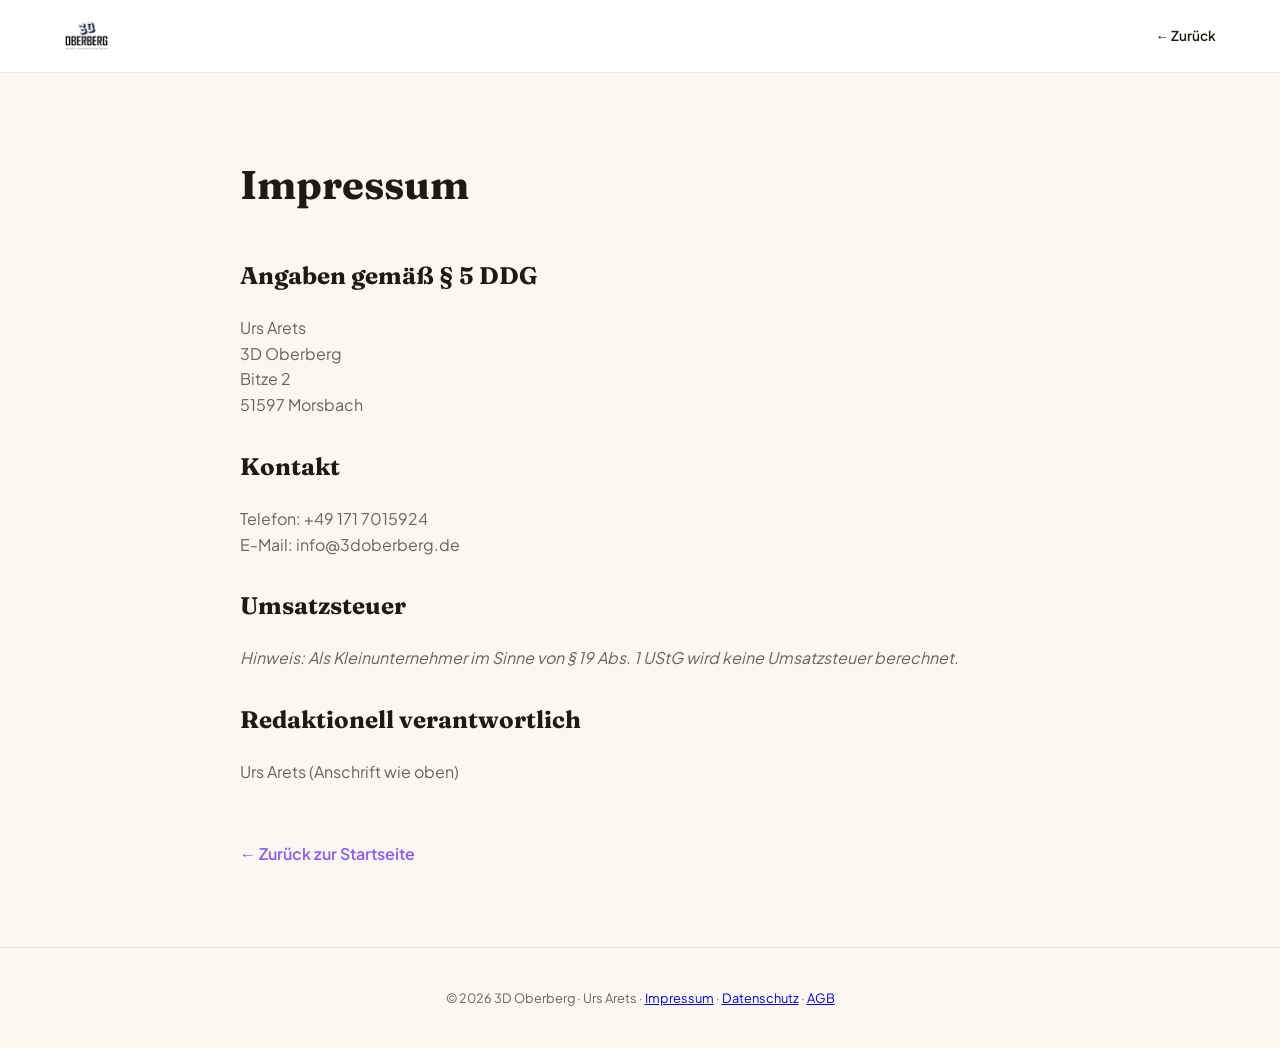
<file: impressum.html>
<!DOCTYPE html>
<html lang="de">
<head>
<meta charset="UTF-8">
<meta name="viewport" content="width=device-width, initial-scale=1.0">
<title>Impressum | 3D Oberberg</title>
<meta name="robots" content="noindex">
<link rel="stylesheet" href="fonts/fonts.css">
<link rel="icon" type="image/png" href="3D%20Oberberg_Logo_kl.png">
<style>
  /* wie zuvor mit Google Fonts: Fraunces ohne automatische optische Größe (opsz 14) */
  h1,h2,h3,.nav-logo{font-variation-settings:'opsz' 14}
  :root{ --bg:#FBF8F2; --ink:#1E1B14; --ink2:#6B6455; --orange:#8B5CF6; --border:rgba(30,27,20,0.09); }
  body{font-family:'Plus Jakarta Sans',sans-serif;background:var(--bg);color:var(--ink);line-height:1.6;margin:0;padding:0}
  nav{padding:20px 5%;border-bottom:1px solid var(--border);display:flex;justify-content:space-between;align-items:center;background:#fff}
  .nav-logo{font-family:'Fraunces',sans-serif;font-weight:900;text-decoration:none;color:var(--ink);display:flex;align-items:center;gap:10px}
  .content{max-width:800px;margin:80px auto;padding:0 5%}
  h1{font-family:'Fraunces',sans-serif;font-size:2.5rem;margin-bottom:40px}
  h2{font-family:'Fraunces',sans-serif;font-size:1.5rem;margin-top:30px}
  p{color:var(--ink2);margin-bottom:16px}
  .back-link{display:inline-block;margin-top:40px;color:var(--orange);text-decoration:none;font-weight:600}
  footer{padding:40px 5%;border-top:1px solid var(--border);margin-top:80px;font-size:0.8rem;color:var(--ink2);text-align:center}
</style>
</head>
<body>
<nav>
  <a href="/" class="nav-logo">
    <img src="3D%20Oberberg_Logo_kl.png" alt="3D Oberberg Logo" style="height:32px;width:auto">
  </a>
  <a href="/" style="color:var(--ink);text-decoration:none;font-weight:600;font-size:0.85rem">← Zurück</a>
</nav>

<div class="content">
  <h1>Impressum</h1>
  
  <h2>Angaben gemäß § 5 DDG</h2>
  <p>
    Urs Arets<br>
    3D Oberberg<br>
    Bitze 2<br>
    51597 Morsbach
  </p>

  <h2>Kontakt</h2>
  <p>
    Telefon: +49 171 7015924<br>
    E-Mail: info@3doberberg.de
  </p>

  <h2>Umsatzsteuer</h2>
  <p><em>Hinweis: Als Kleinunternehmer im Sinne von § 19 Abs. 1 UStG wird keine Umsatzsteuer berechnet.</em></p>

  <h2>Redaktionell verantwortlich</h2>
  <p>Urs Arets (Anschrift wie oben)</p>

  <a href="/" class="back-link">← Zurück zur Startseite</a>
</div>

<footer>
  © 2026 3D Oberberg · Urs Arets · <a href="impressum.html">Impressum</a> · <a href="datenschutz.html">Datenschutz</a> · <a href="agb.html">AGB</a>
</footer>
</body>
</html>
</file>
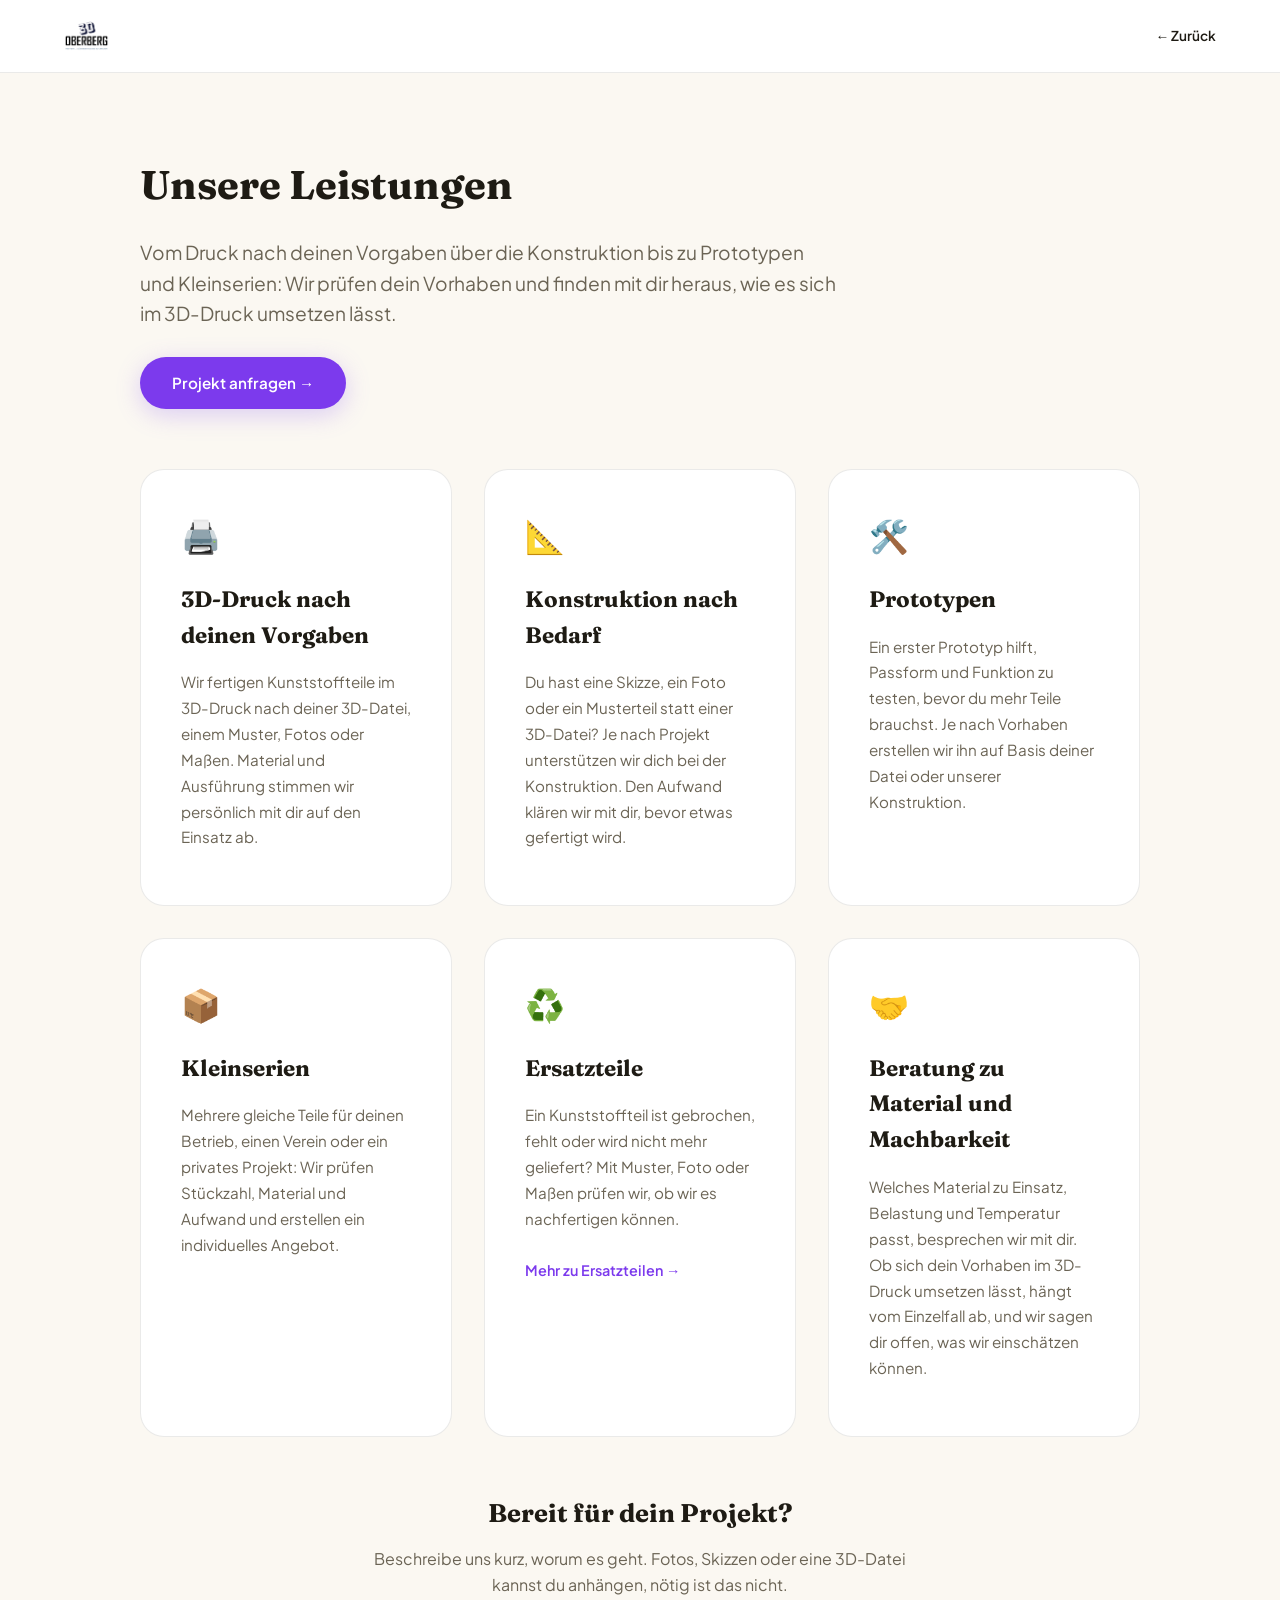
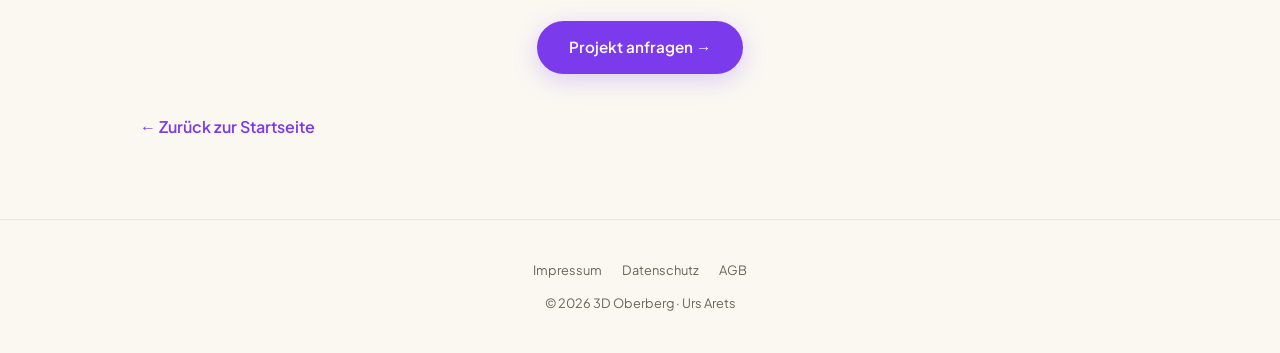
<file: leistungen.html>
<!DOCTYPE html>
<html lang="de">
<head>
<meta charset="UTF-8">
<meta name="viewport" content="width=device-width, initial-scale=1.0">
<title>Leistungen | 3D Oberberg – 3D-Druck aus Morsbach</title>
<meta name="description" content="3D-Druck nach deinen Vorgaben, Konstruktion nach Bedarf, Prototypen und Kleinserien aus Morsbach. Abholung im Oberbergischen oder Versand deutschlandweit.">
<link rel="canonical" href="https://3doberberg.de/leistungen.html">
<meta property="og:type" content="website">
<meta property="og:locale" content="de_DE">
<meta property="og:site_name" content="3D Oberberg">
<meta property="og:url" content="https://3doberberg.de/leistungen.html">
<meta property="og:title" content="Leistungen | 3D Oberberg – 3D-Druck aus Morsbach">
<meta property="og:description" content="3D-Druck nach deinen Vorgaben, Konstruktion nach Bedarf, Prototypen und Kleinserien aus Morsbach. Abholung im Oberbergischen oder Versand deutschlandweit.">
<meta property="og:image" content="https://3doberberg.de/3D%20Oberberg_Logo_kl.png">
<link rel="stylesheet" href="fonts/fonts.css">
<link rel="icon" type="image/png" href="3D%20Oberberg_Logo_kl.png">
<style>
  /* wie zuvor mit Google Fonts: Fraunces ohne automatische optische Größe (opsz 14) */
  h1,h2,h3,.nav-logo{font-variation-settings:'opsz' 14}
  :root{ --bg:#FBF8F2; --ink:#1E1B14; --ink2:#6B6455; --orange:#8B5CF6; --purple-d:#7C3AED; --border:rgba(30,27,20,0.09); }
  body{font-family:'Plus Jakarta Sans',sans-serif;background:var(--bg);color:var(--ink);line-height:1.6;margin:0;padding:0}
  nav{padding:20px 5%;border-bottom:1px solid var(--border);display:flex;justify-content:space-between;align-items:center;background:#fff}
  .nav-logo{font-family:'Fraunces',sans-serif;font-weight:900;text-decoration:none;color:var(--ink);display:flex;align-items:center;gap:10px}
  .content{max-width:1000px;margin:80px auto;padding:0 5%}
  h1{font-family:'Fraunces',sans-serif;font-size:2.5rem;margin-bottom:20px}
  .lead{font-size:1.2rem;color:var(--ink2);margin-bottom:60px;max-width:700px}
  .services-grid{display:grid;grid-template-columns:repeat(auto-fit, minmax(300px, 1fr));gap:32px}
  .service-card{background:#fff;padding:40px;border-radius:24px;border:1px solid var(--border);transition:transform .3s}
  .service-card:hover{transform:translateY(-8px)}
  .service-icon{font-size:2rem;margin-bottom:20px;display:block}
  .service-card h2{font-family:'Fraunces',sans-serif;font-size:1.4rem;margin-bottom:16px}
  .service-card p{color:var(--ink2);font-size:0.95rem;line-height:1.7}
  .back-link{display:inline-block;margin-top:40px;color:var(--purple-d);text-decoration:none;font-weight:600}
  .lead{margin-bottom:28px}
  .btn-main{padding:14px 32px;background:var(--purple-d);color:#fff;border-radius:100px;font-weight:600;font-size:0.95rem;text-decoration:none;display:inline-flex;align-items:center;gap:8px;box-shadow:0 6px 24px rgba(139,92,246,0.28);transition:transform .25s,box-shadow .25s}
  .btn-main:hover{transform:translateY(-2px);box-shadow:0 10px 32px rgba(139,92,246,0.38)}
  .services-top{margin-bottom:60px}
  .service-card .more{display:inline-block;margin-top:12px;color:var(--purple-d);font-weight:600;font-size:0.9rem;text-decoration:none}
  .service-card .more:hover{text-decoration:underline}
  .services-cta{margin-top:56px;text-align:center}
  .services-cta h2{font-family:'Fraunces',sans-serif;font-size:1.6rem;margin-bottom:12px}
  .services-cta p{color:var(--ink2);max-width:560px;margin:0 auto 24px}
  a:focus-visible{outline:2px solid var(--purple-d);outline-offset:3px}
  .foot-links{display:flex;justify-content:center;gap:20px;flex-wrap:wrap;margin-bottom:12px}
  .foot-links a{color:var(--ink2);text-decoration:none}
  .foot-links a:hover{text-decoration:underline}
  @media(prefers-reduced-motion:reduce){ .service-card,.btn-main{transition:none} .service-card:hover{transform:none} }
  footer{padding:40px 5%;border-top:1px solid var(--border);margin-top:80px;font-size:0.8rem;color:var(--ink2);text-align:center}
  @media(max-width:600px){ h1{font-size:2rem} .lead{font-size:1rem} }
</style>
</head>
<body>
<nav aria-label="Hauptnavigation">
  <a href="/" class="nav-logo">
    <img src="3D%20Oberberg_Logo_kl.png" alt="3D Oberberg Logo" style="height:32px;width:auto">
  </a>
  <a href="/" style="color:var(--ink);text-decoration:none;font-weight:600;font-size:0.85rem">← Zurück</a>
</nav>

<main class="content">
  <h1>Unsere Leistungen</h1>
  <p class="lead">Vom Druck nach deinen Vorgaben über die Konstruktion bis zu Prototypen und Kleinserien: Wir prüfen dein Vorhaben und finden mit dir heraus, wie es sich im 3D-Druck umsetzen lässt.</p>
  <div class="services-top"><a href="/#cta-w" class="btn-main">Projekt anfragen →</a></div>

  <div class="services-grid">
    <div class="service-card">
      <span class="service-icon" aria-hidden="true">🖨️</span>
      <h2>3D-Druck nach deinen Vorgaben</h2>
      <p>Wir fertigen Kunststoffteile im 3D-Druck nach deiner 3D-Datei, einem Muster, Fotos oder Maßen. Material und Ausführung stimmen wir persönlich mit dir auf den Einsatz ab.</p>
    </div>
    <div class="service-card">
      <span class="service-icon" aria-hidden="true">📐</span>
      <h2>Konstruktion nach Bedarf</h2>
      <p>Du hast eine Skizze, ein Foto oder ein Musterteil statt einer 3D-Datei? Je nach Projekt unterstützen wir dich bei der Konstruktion. Den Aufwand klären wir mit dir, bevor etwas gefertigt wird.</p>
    </div>
    <div class="service-card">
      <span class="service-icon" aria-hidden="true">🛠️</span>
      <h2>Prototypen</h2>
      <p>Ein erster Prototyp hilft, Passform und Funktion zu testen, bevor du mehr Teile brauchst. Je nach Vorhaben erstellen wir ihn auf Basis deiner Datei oder unserer Konstruktion.</p>
    </div>
    <div class="service-card">
      <span class="service-icon" aria-hidden="true">📦</span>
      <h2>Kleinserien</h2>
      <p>Mehrere gleiche Teile für deinen Betrieb, einen Verein oder ein privates Projekt: Wir prüfen Stückzahl, Material und Aufwand und erstellen ein individuelles Angebot.</p>
    </div>
    <div class="service-card">
      <span class="service-icon" aria-hidden="true">♻️</span>
      <h2>Ersatzteile</h2>
      <p>Ein Kunststoffteil ist gebrochen, fehlt oder wird nicht mehr geliefert? Mit Muster, Foto oder Maßen prüfen wir, ob wir es nachfertigen können.</p>
      <a href="ersatzteile.html" class="more">Mehr zu Ersatzteilen →</a>
    </div>
    <div class="service-card">
      <span class="service-icon" aria-hidden="true">🤝</span>
      <h2>Beratung zu Material und Machbarkeit</h2>
      <p>Welches Material zu Einsatz, Belastung und Temperatur passt, besprechen wir mit dir. Ob sich dein Vorhaben im 3D-Druck umsetzen lässt, hängt vom Einzelfall ab, und wir sagen dir offen, was wir einschätzen können.</p>
    </div>
  </div>

  <div class="services-cta">
    <h2>Bereit für dein Projekt?</h2>
    <p>Beschreibe uns kurz, worum es geht. Fotos, Skizzen oder eine 3D-Datei kannst du anhängen, nötig ist das nicht.</p>
    <a href="/#cta-w" class="btn-main">Projekt anfragen →</a>
  </div>

  <a href="/" class="back-link">← Zurück zur Startseite</a>
</main>

<footer>
  <div class="foot-links">
    <a href="impressum.html">Impressum</a>
    <a href="datenschutz.html">Datenschutz</a>
    <a href="agb.html">AGB</a>
  </div>
  © 2026 3D Oberberg · Urs Arets
</footer>
</body>
</html>
</file>
<file: fonts/fonts.css>
/* Lokal gehostete Schriften (SIL Open Font License 1.1, siehe OFL-*.txt und README.txt) */
@font-face{
  font-family:'Fraunces';font-style:normal;font-weight:400 900;font-display:swap;
  src:url(fraunces-roman.woff2) format('woff2');
}
@font-face{
  font-family:'Fraunces';font-style:italic;font-weight:400 700;font-display:swap;
  src:url(fraunces-italic.woff2) format('woff2');
}
@font-face{
  font-family:'Plus Jakarta Sans';font-style:normal;font-weight:300 600;font-display:swap;
  src:url(plus-jakarta-sans.woff2) format('woff2');
}
</file>
